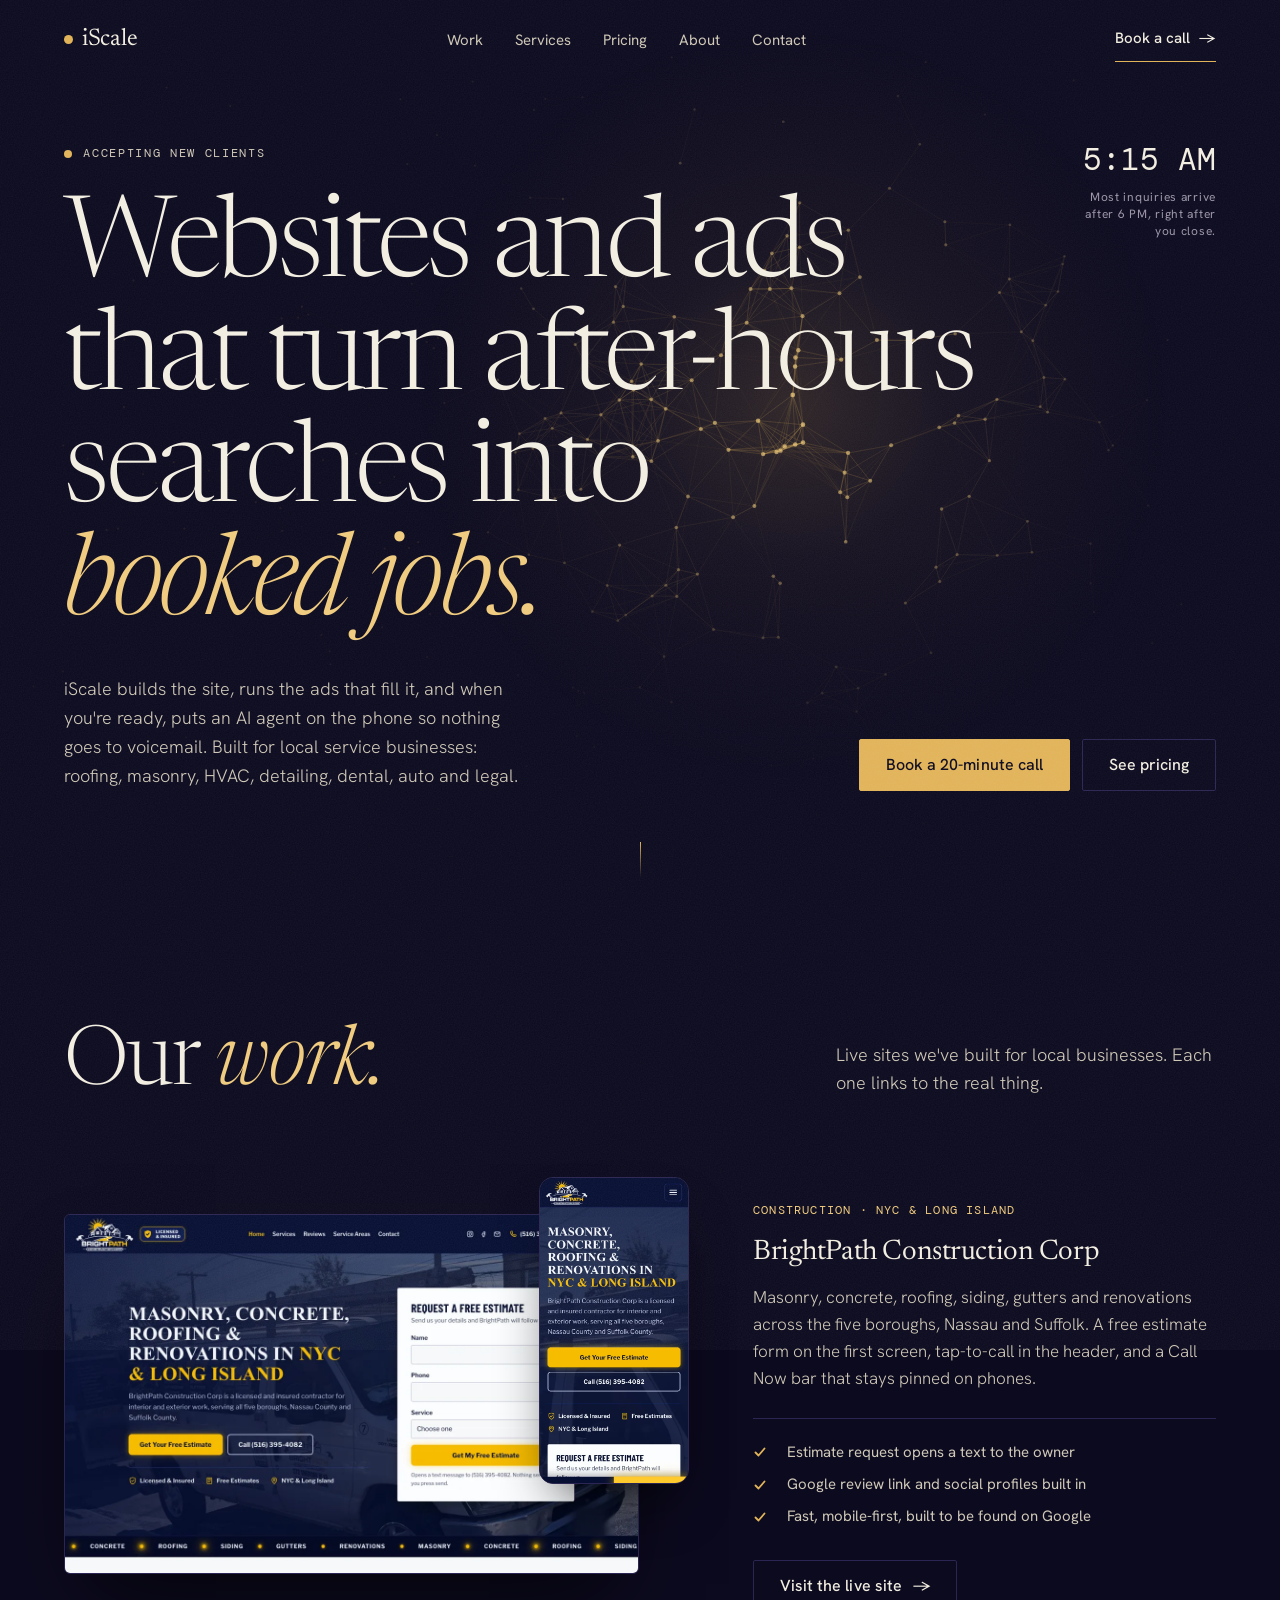
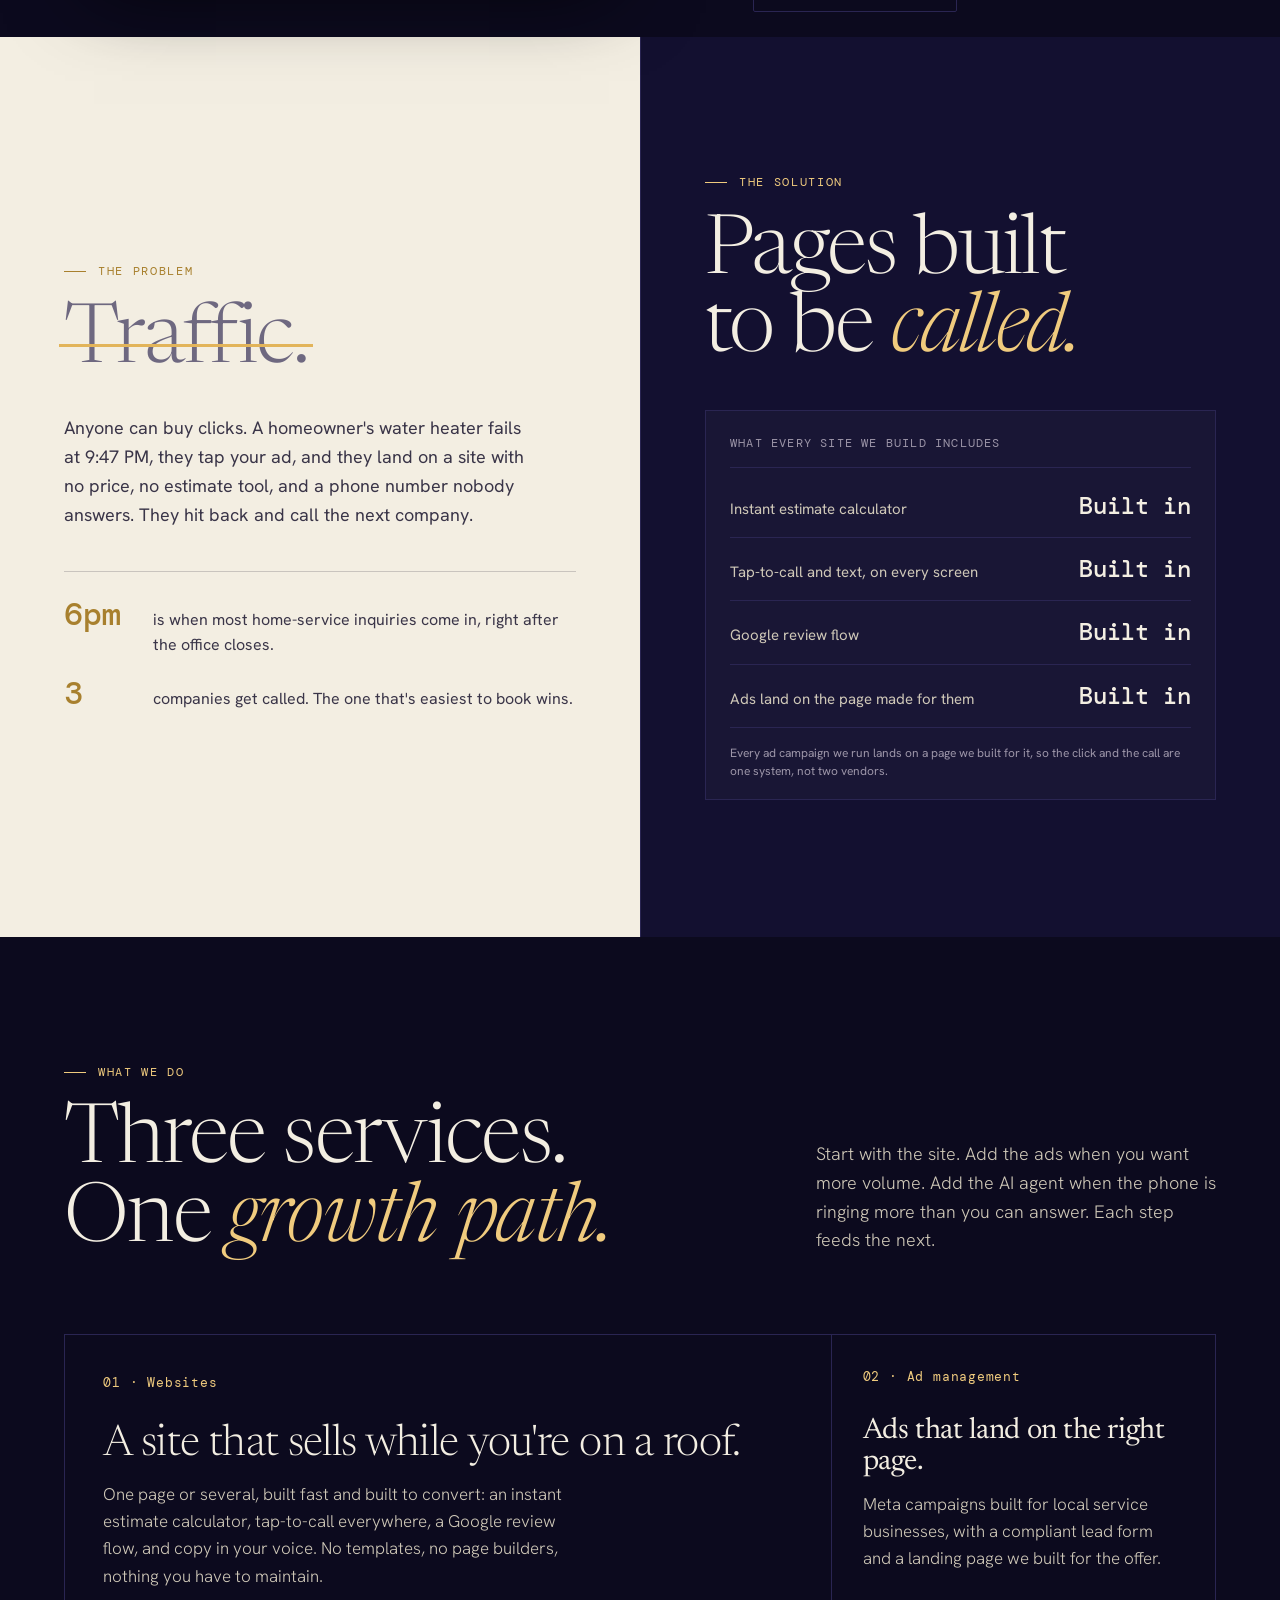
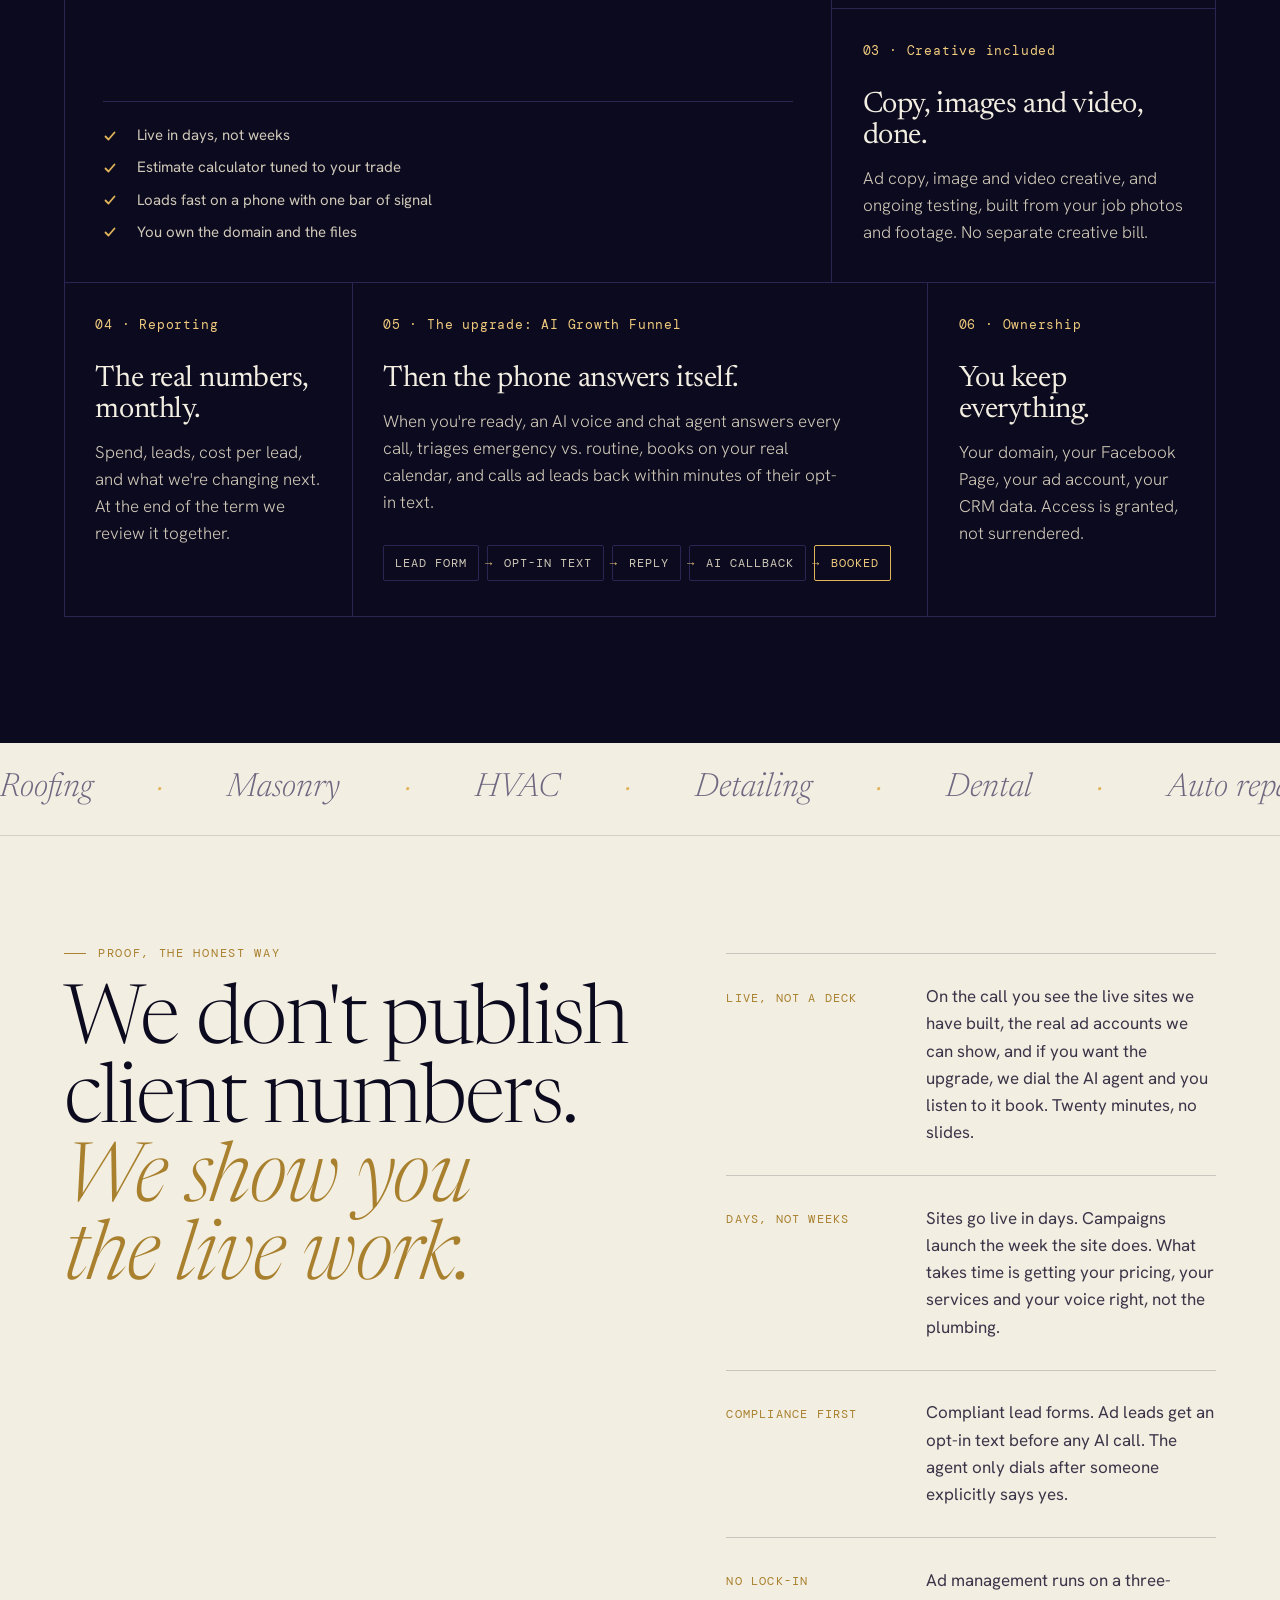
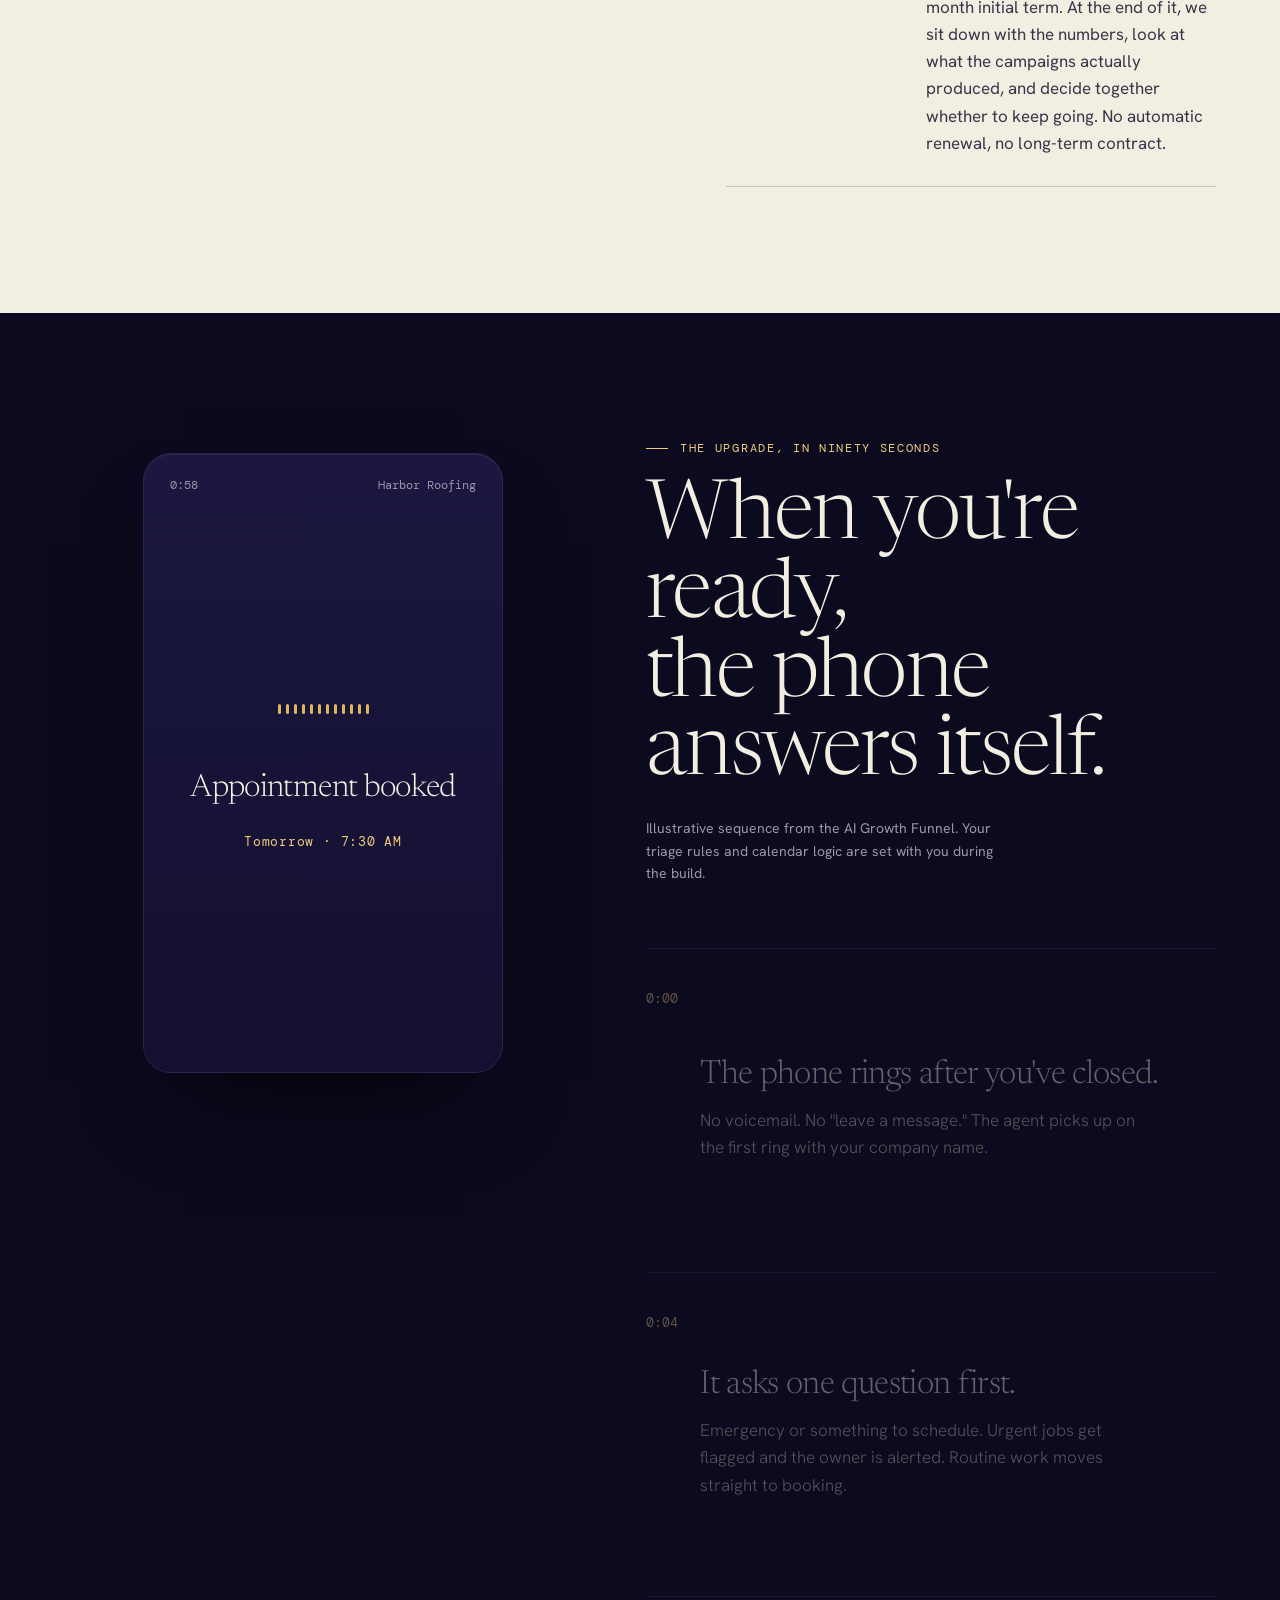
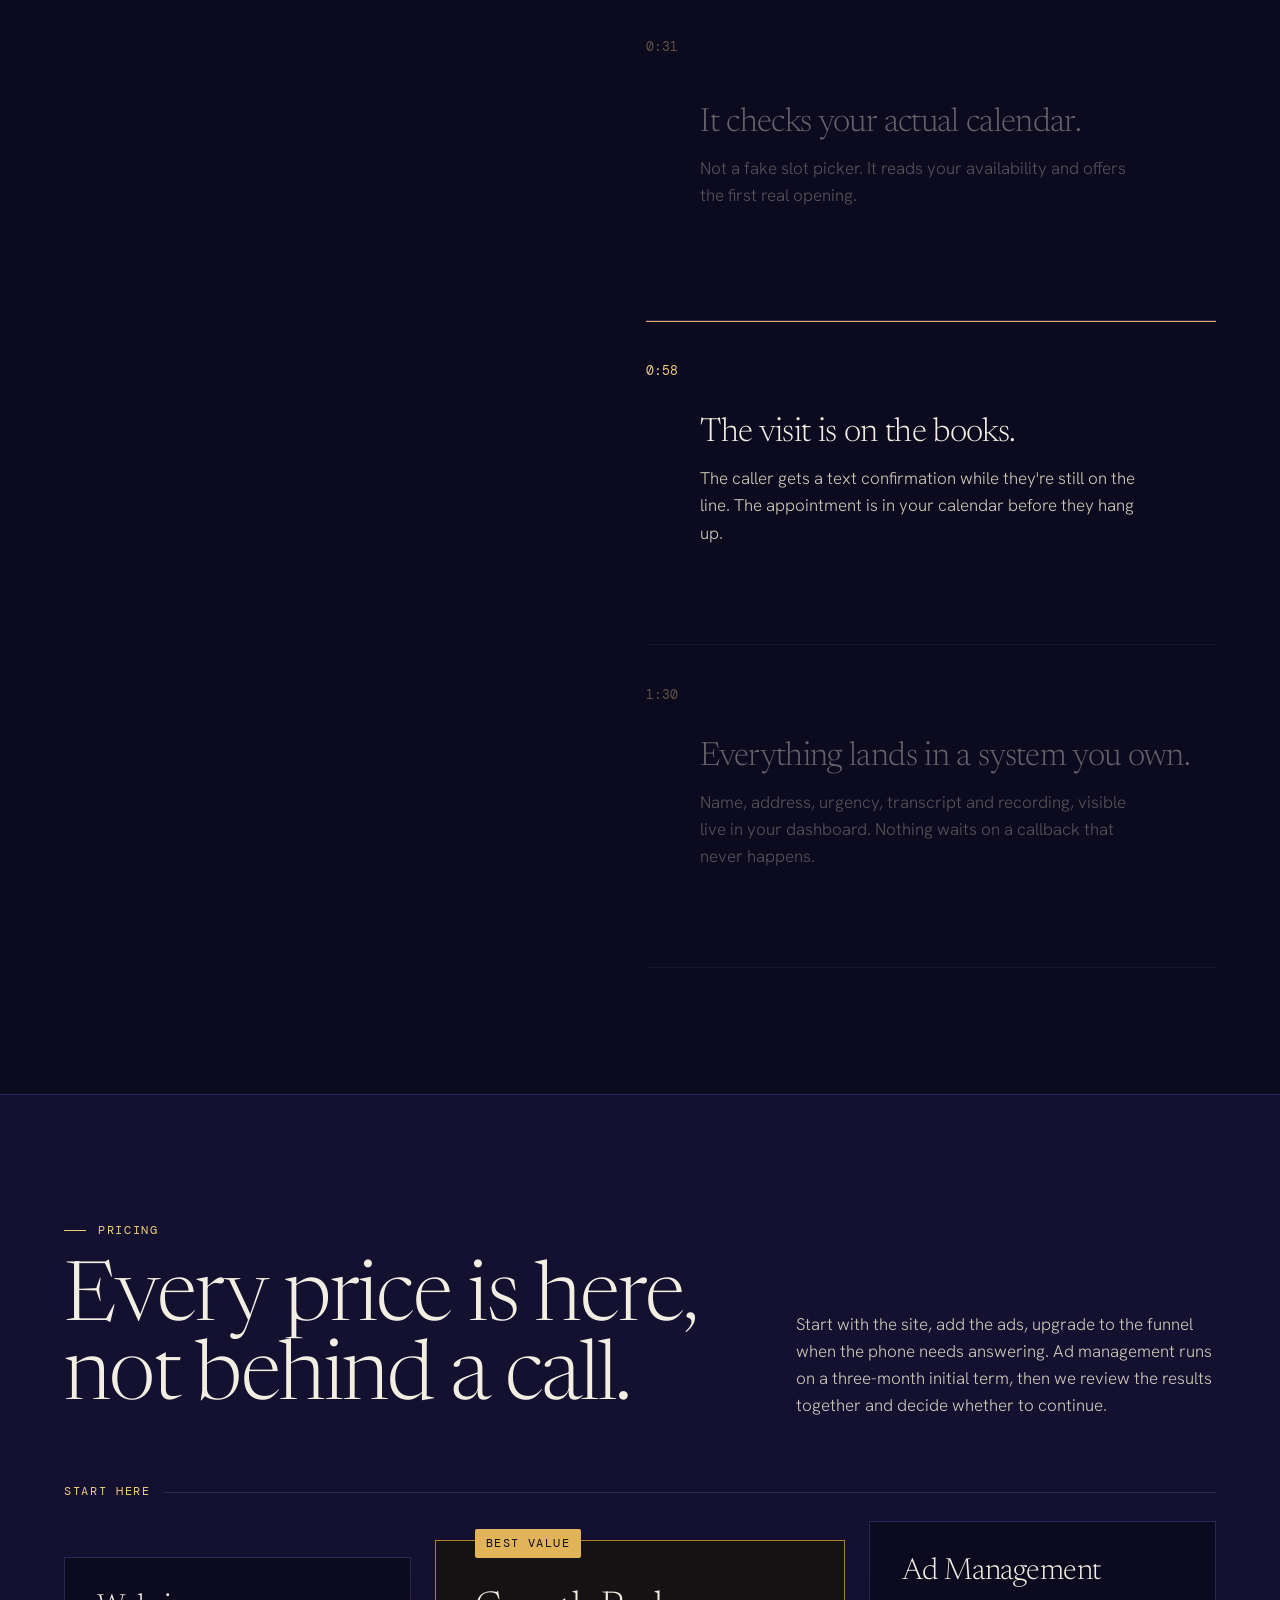
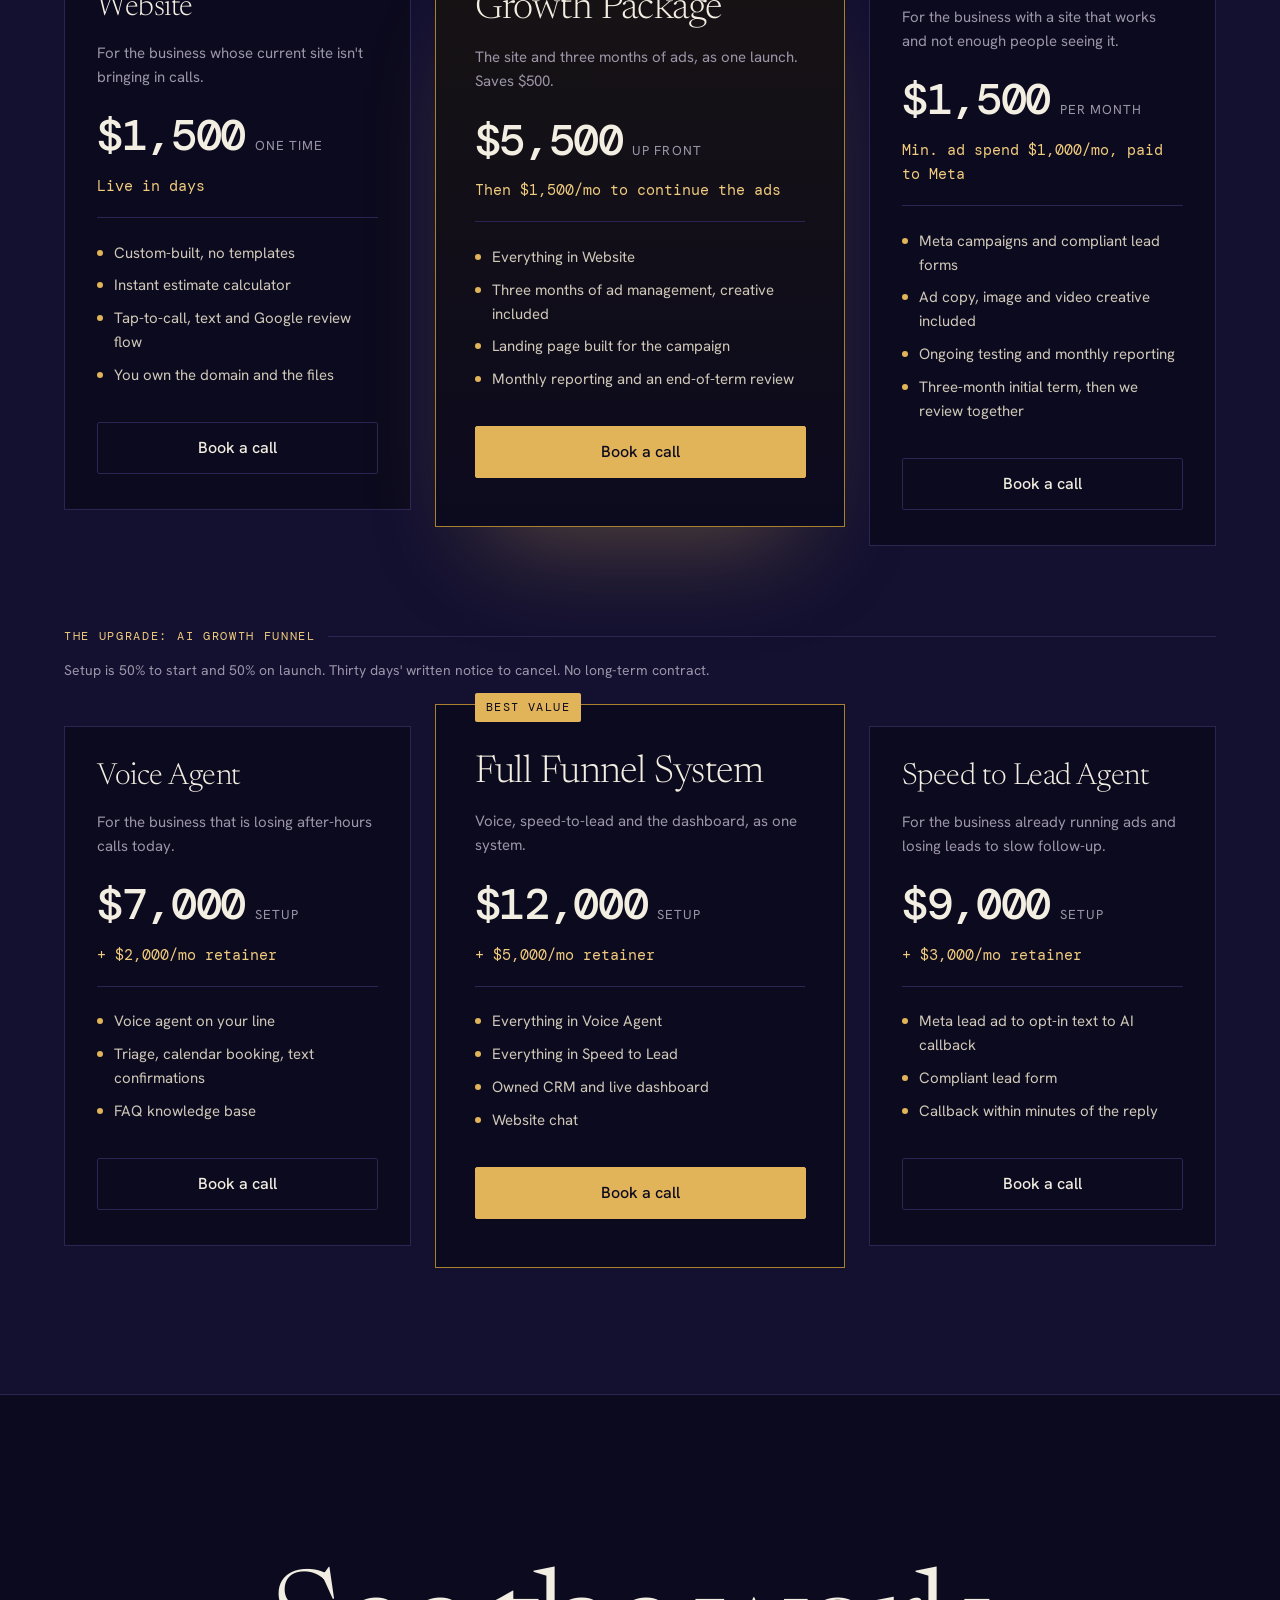
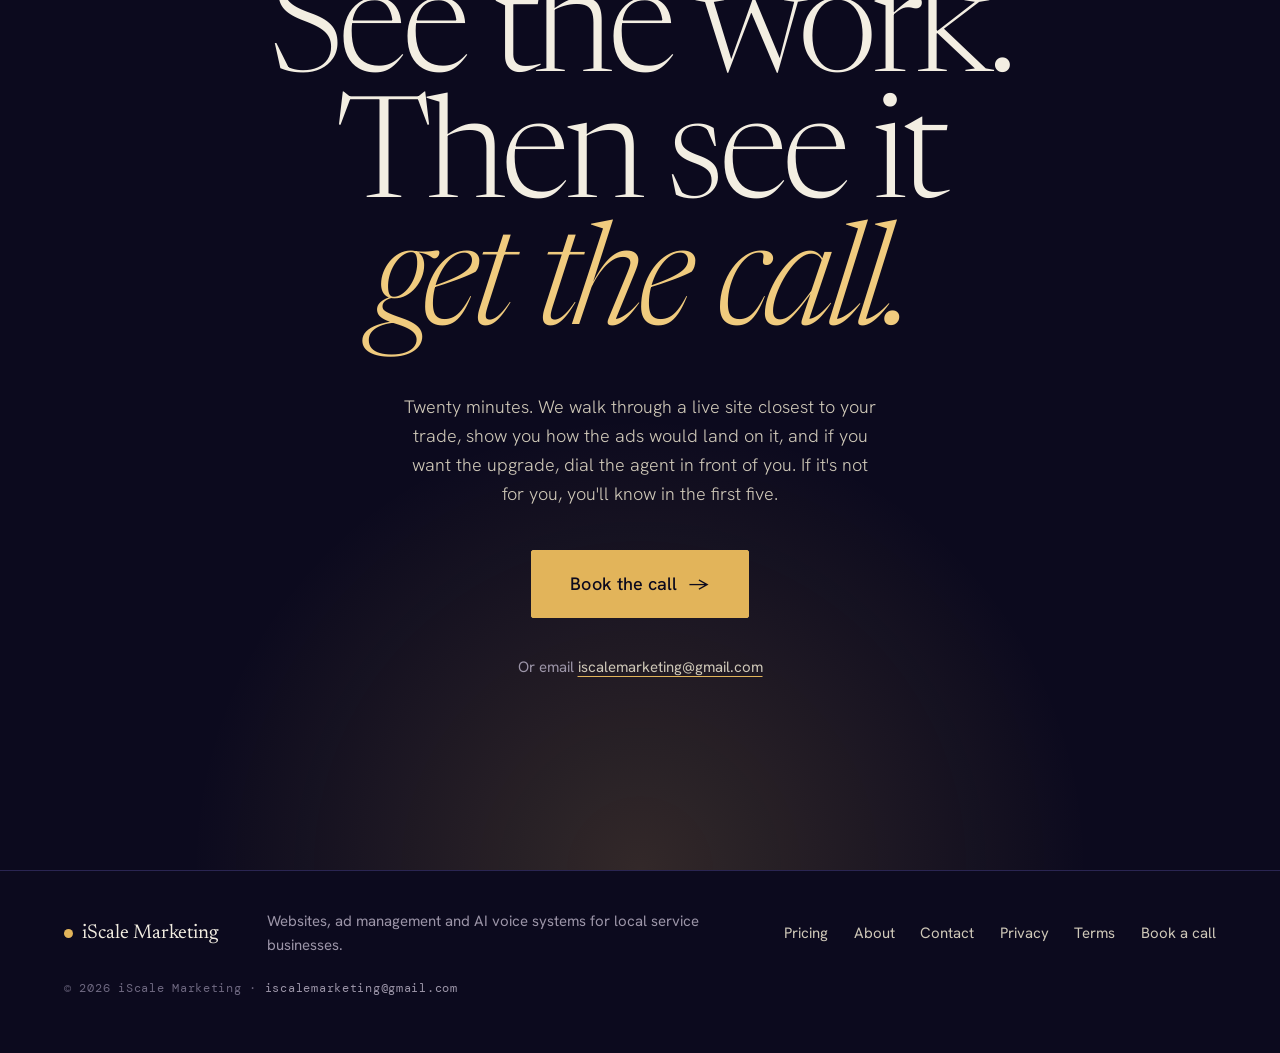
<file: index.html>
<!doctype html>
<html lang="en">
<head>
  <meta charset="utf-8">
  <meta name="viewport" content="width=device-width, initial-scale=1">
  <title>iScale Marketing | Websites &amp; Ad Management for Local Service Businesses</title>
  <meta name="description" content="iScale builds websites that turn visitors into calls, runs the ads that fill them, and when you're ready, puts an AI agent on the phone. For roofing, masonry, HVAC, detailing, dental, auto and legal.">
  <meta name="theme-color" content="#0C0A1E">
  <link rel="preconnect" href="https://fonts.googleapis.com">
  <link rel="preconnect" href="https://fonts.gstatic.com" crossorigin>
  <link href="https://fonts.googleapis.com/css2?family=Newsreader:ital,opsz,wght@0,6..72,200..800;1,6..72,200..800&family=Hanken+Grotesk:wght@300;400;500;600&family=DM+Mono:wght@400;500&display=swap" rel="stylesheet">
  <link rel="canonical" href="https://www.iscalemktg.com/">
  <meta property="og:type" content="website">
  <meta property="og:site_name" content="iScale Marketing">
  <meta property="og:locale" content="en_US">
  <meta property="og:url" content="https://www.iscalemktg.com/">
  <meta property="og:title" content="iScale Marketing | Websites &amp; Ad Management for Local Service Businesses">
  <meta property="og:description" content="iScale builds websites that turn visitors into calls, runs the ads that fill them, and when you're ready, puts an AI agent on the phone.">
  <meta property="og:image" content="https://www.iscalemktg.com/assets/og-image.png">
  <meta property="og:image:width" content="1200">
  <meta property="og:image:height" content="630">
  <meta name="twitter:card" content="summary_large_image">
  <link rel="icon" href="/favicon.ico?v=2" sizes="any">
  <link rel="icon" type="image/png" sizes="16x16" href="/assets/favicon-16x16.png?v=2">
  <link rel="icon" type="image/png" sizes="32x32" href="/assets/favicon-32x32.png?v=2">
  <link rel="apple-touch-icon" sizes="180x180" href="/assets/apple-touch-icon.png?v=2">
  <link rel="manifest" href="/site.webmanifest">
  <script type="application/ld+json">
  {"@context":"https://schema.org","@type":"ProfessionalService","@id":"https://www.iscalemktg.com/#business","name":"iScale Marketing","url":"https://www.iscalemktg.com/","email":"iscalemarketing@gmail.com","image":"https://www.iscalemktg.com/assets/og-image.png","description":"Websites, ad management and AI voice systems for local service businesses.","areaServed":{"@type":"Country","name":"United States"},"hasOfferCatalog":{"@type":"OfferCatalog","name":"Services","itemListElement":[{"@type":"Offer","itemOffered":{"@type":"Service","name":"Website design"}},{"@type":"Offer","itemOffered":{"@type":"Service","name":"Meta ad management"}},{"@type":"Offer","itemOffered":{"@type":"Service","name":"AI voice and chat agent"}}]}}
  </script>
  <link rel="stylesheet" href="home/styles.css?v=24">
</head>
<body>
  <a class="skip" href="#main">Skip to content</a>
  <div class="grain" aria-hidden="true"></div>
  <div class="progress" aria-hidden="true"><i data-progress></i></div>

  <header class="nav" data-nav>
    <a class="nav__brand" href="#top" aria-label="iScale Marketing, home"><span class="nav__dot" aria-hidden="true"></span>iScale</a>
    <nav class="nav__links" aria-label="Main">
      <a href="#work">Work</a>
      <a href="#system">Services</a>
      <a href="pricing.html">Pricing</a>
      <a href="about.html">About</a>
      <a href="contact.html">Contact</a>
    </nav>
    <a class="nav__cta" href="https://cal.com/israel-colburn-y2vr3o/iscale-intro-call" target="_blank" rel="noopener">Book a call<span aria-hidden="true">&nbsp;&rarr;</span></a>
    <button class="menu-btn" type="button" aria-expanded="false" aria-controls="mmenu" data-menu><span></span><span></span><span class="sr">Menu</span></button>
  </header>
  <div class="mmenu" id="mmenu" hidden>
    <a href="#work">Work</a>
    <a href="#system">Services</a>
    <a href="pricing.html">Pricing</a>
    <a href="about.html">About</a>
    <a href="contact.html">Contact</a>
    <a class="btn btn--copper" href="https://cal.com/israel-colburn-y2vr3o/iscale-intro-call" target="_blank" rel="noopener">Book a 20-minute call</a>
    <a class="mmenu__mail" href="mailto:iscalemarketing@gmail.com">iscalemarketing@gmail.com</a>
  </div>

  <main id="main">

    <!-- 1. HERO -->
    <section class="hero" id="top">
      <canvas class="hero__signal" data-signal aria-hidden="true"></canvas>
      <div class="hero__inner">
        <p class="hero__eyebrow"><span class="live" aria-hidden="true"></span>Accepting new clients</p>
        <h1 class="hero__title" data-split>
          <span>Websites and ads</span>
          <span>that turn after-hours</span>
          <span>searches into</span>
          <span class="hero__accent">booked jobs.</span>
        </h1>
        <div class="hero__foot">
          <p class="hero__lede">iScale builds the site, runs the ads that fill it, and when you're ready, puts an AI agent on the phone so nothing goes to voicemail. Built for local service businesses: roofing, masonry, HVAC, detailing, dental, auto and legal.</p>
          <div class="hero__actions">
            <a class="btn btn--copper" href="https://cal.com/israel-colburn-y2vr3o/iscale-intro-call" target="_blank" rel="noopener" data-magnet>Book a 20-minute call</a>
            <a class="btn btn--line" href="#pricing">See pricing</a>
          </div>
        </div>
        <div class="hero__clock" aria-hidden="true">
          <span class="mono" data-clock>6:14 PM</span>
          <small>Most inquiries arrive after 6 PM, right after you close.</small>
        </div>
      </div>
      <a class="hero__scroll" href="#work" aria-label="Scroll to the next section"><span></span></a>
    </section>

    <!-- 2. PORTFOLIO -->
    <section class="work" id="work">
      <header class="work__head">
        <h2 class="display reveal">Our <em>work.</em></h2>
        <p class="work__lede reveal">Live sites we've built for local businesses. Each one links to the real thing.</p>
      </header>
      <article class="site site--feature reveal">
        <a class="site__frame" href="https://www.brightpathconstructions.com/" target="_blank" rel="noopener" aria-label="Open the BrightPath Construction Corp website">
          <img class="site__desk" src="assets/img/work-brightpath-desk.webp" width="1200" height="750" alt="BrightPath Construction Corp homepage on a laptop" loading="lazy">
          <img class="site__phone" src="assets/img/work-brightpath-phone.webp" width="520" height="1125" alt="BrightPath Construction Corp homepage on a phone" loading="lazy">
        </a>
        <div class="site__meta">
          <span class="mono">Construction &middot; NYC &amp; Long Island</span>
          <h3>BrightPath Construction Corp</h3>
          <p>Masonry, concrete, roofing, siding, gutters and renovations across the five boroughs, Nassau and Suffolk. A free estimate form on the first screen, tap-to-call in the header, and a Call Now bar that stays pinned on phones.</p>
          <ul class="checks">
            <li>Estimate request opens a text to the owner</li>
            <li>Google review link and social profiles built in</li>
            <li>Fast, mobile-first, built to be found on Google</li>
          </ul>
          <a class="btn btn--line" href="https://www.brightpathconstructions.com/" target="_blank" rel="noopener">Visit the live site<span aria-hidden="true">&nbsp;&rarr;</span></a>
        </div>
      </article>
    </section>

    <!-- 3. PROBLEM / SOLUTION -->
    <section class="problem" id="problem">
      <div class="problem__act problem__act--a">
        <p class="label reveal">The problem</p>
        <h2 class="display reveal"><span class="strike">Traffic.</span></h2>
        <p class="problem__copy reveal">Anyone can buy clicks. A homeowner's water heater fails at 9:47 PM, they tap your ad, and they land on a site with no price, no estimate tool, and a phone number nobody answers. They hit back and call the next company.</p>
        <ul class="problem__facts reveal">
          <li><b class="mono">6pm</b><span>is when most home-service inquiries come in, right after the office closes.</span></li>
          <li><b class="mono">3</b><span>companies get called. The one that's easiest to book wins.</span></li>
        </ul>
      </div>
      <div class="problem__act problem__act--b">
        <p class="label reveal">The solution</p>
        <h2 class="display reveal">Pages built<br>to be <em>called.</em></h2>
        <div class="snapshot reveal" aria-label="What a converting site includes">
          <div class="snapshot__head"><span>What every site we build includes</span></div>
          <div class="snapshot__row"><span>Instant estimate calculator</span><b class="mono">Built in</b></div>
          <div class="snapshot__row"><span>Tap-to-call and text, on every screen</span><b class="mono">Built in</b></div>
          <div class="snapshot__row"><span>Google review flow</span><b class="mono">Built in</b></div>
          <div class="snapshot__row"><span>Ads land on the page made for them</span><b class="mono">Built in</b></div>
          <p class="snapshot__note">Every ad campaign we run lands on a page we built for it, so the click and the call are one system, not two vendors.</p>
        </div>
      </div>
    </section>

    <!-- 4. SERVICES -->
    <section class="system" id="system">
      <canvas class="field" data-field aria-hidden="true"></canvas>
      <div class="wrap-in">
      <header class="system__head">
        <div>
          <p class="label reveal">What we do</p>
          <h2 class="display reveal">Three services.<br>One <em>growth path.</em></h2>
        </div>
        <p class="system__lede reveal">Start with the site. Add the ads when you want more volume. Add the AI agent when the phone is ringing more than you can answer. Each step feeds the next.</p>
      </header>

      <div class="system__grid">
        <article class="piece piece--feature reveal">
          <span class="piece__no mono">01 &middot; Websites</span>
          <div class="piece__body">
            <h3>A site that sells while you're on a roof.</h3>
            <p>One page or several, built fast and built to convert: an instant estimate calculator, tap-to-call everywhere, a Google review flow, and copy in your voice. No templates, no page builders, nothing you have to maintain.</p>
          </div>
          <ul class="checks">
            <li>Live in days, not weeks</li>
            <li>Estimate calculator tuned to your trade</li>
            <li>Loads fast on a phone with one bar of signal</li>
            <li>You own the domain and the files</li>
          </ul>
        </article>

        <article class="piece reveal">
          <span class="piece__no mono">02 &middot; Ad management</span>
          <div class="piece__body">
            <h3>Ads that land on the right page.</h3>
            <p>Meta campaigns built for local service businesses, with a compliant lead form and a landing page we built for the offer.</p>
          </div>
        </article>

        <article class="piece reveal">
          <span class="piece__no mono">03 &middot; Creative included</span>
          <div class="piece__body">
            <h3>Copy, images and video, done.</h3>
            <p>Ad copy, image and video creative, and ongoing testing, built from your job photos and footage. No separate creative bill.</p>
          </div>
        </article>

        <article class="piece piece--third reveal">
          <span class="piece__no mono">04 &middot; Reporting</span>
          <div class="piece__body">
            <h3>The real numbers, monthly.</h3>
            <p>Spend, leads, cost per lead, and what we're changing next. At the end of the term we review it together.</p>
          </div>
        </article>

        <article class="piece piece--half reveal">
          <span class="piece__no mono">05 &middot; The upgrade: AI Growth Funnel</span>
          <div class="piece__body">
            <h3>Then the phone answers itself.</h3>
            <p>When you're ready, an AI voice and chat agent answers every call, triages emergency vs. routine, books on your real calendar, and calls ad leads back within minutes of their opt-in text.</p>
          </div>
          <ol class="chain mono" aria-label="Speed to lead sequence">
            <li>Lead form</li><li>Opt-in text</li><li>Reply</li><li>AI callback</li><li>Booked</li>
          </ol>
        </article>

        <article class="piece piece--third reveal">
          <span class="piece__no mono">06 &middot; Ownership</span>
          <div class="piece__body">
            <h3>You keep everything.</h3>
            <p>Your domain, your Facebook Page, your ad account, your CRM data. Access is granted, not surrendered.</p>
          </div>
        </article>
      </div>
      </div>
    </section>

    <!-- 5. PROOF -->
    <section class="proof" id="proof">
      <div class="proof__marquee" aria-hidden="true">
        <div class="proof__track">
          <span>Roofing</span><span>Masonry</span><span>HVAC</span><span>Detailing</span><span>Dental</span><span>Auto repair</span><span>Legal</span>
          <span>Roofing</span><span>Masonry</span><span>HVAC</span><span>Detailing</span><span>Dental</span><span>Auto repair</span><span>Legal</span>
        </div>
      </div>
      <div class="proof__inner">
        <div class="proof__lead">
          <p class="label reveal">Proof, the honest way</p>
          <h2 class="display reveal">We don't publish<br>client numbers.<br><em>We show you<br>the live work.</em></h2>
        </div>
        <div class="proof__points">
          <div class="point reveal">
            <span class="point__k mono">Live, not a deck</span>
            <p>On the call you see the live sites we have built, the real ad accounts we can show, and if you want the upgrade, we dial the AI agent and you listen to it book. Twenty minutes, no slides.</p>
          </div>
          <div class="point reveal">
            <span class="point__k mono">Days, not weeks</span>
            <p>Sites go live in days. Campaigns launch the week the site does. What takes time is getting your pricing, your services and your voice right, not the plumbing.</p>
          </div>
          <div class="point reveal">
            <span class="point__k mono">Compliance first</span>
            <p>Compliant lead forms. Ad leads get an opt-in text before any AI call. The agent only dials after someone explicitly says yes.</p>
          </div>
          <div class="point reveal">
            <span class="point__k mono">No lock-in</span>
            <p>Ad management runs on a three-month initial term. At the end of it, we sit down with the numbers, look at what the campaigns actually produced, and decide together whether to keep going. No automatic renewal, no long-term contract.</p>
          </div>
        </div>
      </div>
    </section>

    <!-- 6. ONE CALL (the upgrade, interactive) -->
    <section class="call" id="call">
      <canvas class="field" data-field aria-hidden="true"></canvas>
      <div class="call__in">
      <div class="call__sticky">
        <div class="phone" aria-hidden="true">
          <div class="phone__top"><span class="mono" data-call-time>0:00</span><span class="mono">Harbor Roofing</span></div>
          <div class="phone__wave"><i></i><i></i><i></i><i></i><i></i><i></i><i></i><i></i><i></i><i></i><i></i><i></i></div>
          <p class="phone__state" data-call-state>Incoming call</p>
          <p class="phone__sub mono" data-call-sub>After hours &middot; 9:47 PM</p>
        </div>
      </div>
      <div class="call__steps">
        <header class="call__head">
          <p class="label reveal">The upgrade, in ninety seconds</p>
          <h2 class="display reveal">When you're ready,<br>the phone answers itself.</h2>
          <p class="call__note reveal">Illustrative sequence from the AI Growth Funnel. Your triage rules and calendar logic are set with you during the build.</p>
        </header>
        <ol class="steps">
          <li class="step" data-step data-time="0:00" data-state="Incoming call" data-sub="After hours &middot; 9:47 PM">
            <span class="step__t mono">0:00</span>
            <h3>The phone rings after you've closed.</h3>
            <p>No voicemail. No "leave a message." The agent picks up on the first ring with your company name.</p>
          </li>
          <li class="step" data-step data-time="0:04" data-state="Triage" data-sub="Emergency or routine?">
            <span class="step__t mono">0:04</span>
            <h3>It asks one question first.</h3>
            <p>Emergency or something to schedule. Urgent jobs get flagged and the owner is alerted. Routine work moves straight to booking.</p>
          </li>
          <li class="step" data-step data-time="0:31" data-state="Checking calendar" data-sub="Reading your real availability">
            <span class="step__t mono">0:31</span>
            <h3>It checks your actual calendar.</h3>
            <p>Not a fake slot picker. It reads your availability and offers the first real opening.</p>
          </li>
          <li class="step" data-step data-time="0:58" data-state="Appointment booked" data-sub="Tomorrow &middot; 7:30 AM">
            <span class="step__t mono">0:58</span>
            <h3>The visit is on the books.</h3>
            <p>The caller gets a text confirmation while they're still on the line. The appointment is in your calendar before they hang up.</p>
          </li>
          <li class="step" data-step data-time="1:30" data-state="Logged to your CRM" data-sub="Name, address, urgency, recording">
            <span class="step__t mono">1:30</span>
            <h3>Everything lands in a system you own.</h3>
            <p>Name, address, urgency, transcript and recording, visible live in your dashboard. Nothing waits on a callback that never happens.</p>
          </li>
        </ol>
      </div>
      </div>
    </section>

    <!-- 7. PRICING -->
    <section class="pricing" id="pricing">
      <header class="pricing__head">
        <div>
          <p class="label reveal">Pricing</p>
          <h2 class="display reveal">Every price is here,<br>not behind a call.</h2>
        </div>
        <p class="pricing__lede reveal">Start with the site, add the ads, upgrade to the funnel when the phone needs answering. Ad management runs on a three-month initial term, then we review the results together and decide whether to continue.</p>
      </header>

      <p class="pricing__group mono reveal">Start here</p>
      <div class="tiers">
        <article class="tier reveal">
          <h3>Website</h3>
          <p class="tier__for">For the business whose current site isn't bringing in calls.</p>
          <div class="tier__price"><span class="mono">$1,500</span><small>one time</small></div>
          <div class="tier__ret mono">Live in days</div>
          <ul>
            <li>Custom-built, no templates</li>
            <li>Instant estimate calculator</li>
            <li>Tap-to-call, text and Google review flow</li>
            <li>You own the domain and the files</li>
          </ul>
          <a class="btn btn--line" href="https://cal.com/israel-colburn-y2vr3o/iscale-intro-call" target="_blank" rel="noopener">Book a call</a>
        </article>

        <article class="tier tier--best reveal">
          <span class="tier__badge mono">Best value</span>
          <h3>Growth Package</h3>
          <p class="tier__for">The site and three months of ads, as one launch. Saves $500.</p>
          <div class="tier__price"><span class="mono">$5,500</span><small>up front</small></div>
          <div class="tier__ret mono">Then $1,500/mo to continue the ads</div>
          <ul>
            <li>Everything in Website</li>
            <li>Three months of ad management, creative included</li>
            <li>Landing page built for the campaign</li>
            <li>Monthly reporting and an end-of-term review</li>
          </ul>
          <a class="btn btn--copper" href="https://cal.com/israel-colburn-y2vr3o/iscale-intro-call" target="_blank" rel="noopener" data-magnet>Book a call</a>
        </article>

        <article class="tier reveal">
          <h3>Ad Management</h3>
          <p class="tier__for">For the business with a site that works and not enough people seeing it.</p>
          <div class="tier__price"><span class="mono">$1,500</span><small>per month</small></div>
          <div class="tier__ret mono">Min. ad spend $1,000/mo, paid to Meta</div>
          <ul>
            <li>Meta campaigns and compliant lead forms</li>
            <li>Ad copy, image and video creative included</li>
            <li>Ongoing testing and monthly reporting</li>
            <li>Three-month initial term, then we review together</li>
          </ul>
          <a class="btn btn--line" href="https://cal.com/israel-colburn-y2vr3o/iscale-intro-call" target="_blank" rel="noopener">Book a call</a>
        </article>
      </div>

      <p class="pricing__group pricing__group--upgrade mono reveal">The upgrade: AI Growth Funnel</p>
      <p class="pricing__terms reveal">Setup is 50% to start and 50% on launch. Thirty days' written notice to cancel. No long-term contract.</p>
      <div class="tiers tiers--upgrade">
        <article class="tier reveal">
          <h3>Voice Agent</h3>
          <p class="tier__for">For the business that is losing after-hours calls today.</p>
          <div class="tier__price"><span class="mono">$7,000</span><small>setup</small></div>
          <div class="tier__ret mono">+ $2,000/mo retainer</div>
          <ul>
            <li>Voice agent on your line</li>
            <li>Triage, calendar booking, text confirmations</li>
            <li>FAQ knowledge base</li>
          </ul>
          <a class="btn btn--line" href="https://cal.com/israel-colburn-y2vr3o/iscale-intro-call" target="_blank" rel="noopener">Book a call</a>
        </article>

        <article class="tier tier--best reveal">
          <span class="tier__badge mono">Best value</span>
          <h3>Full Funnel System</h3>
          <p class="tier__for">Voice, speed-to-lead and the dashboard, as one system.</p>
          <div class="tier__price"><span class="mono">$12,000</span><small>setup</small></div>
          <div class="tier__ret mono">+ $5,000/mo retainer</div>
          <ul>
            <li>Everything in Voice Agent</li>
            <li>Everything in Speed to Lead</li>
            <li>Owned CRM and live dashboard</li>
            <li>Website chat</li>
          </ul>
          <a class="btn btn--copper" href="https://cal.com/israel-colburn-y2vr3o/iscale-intro-call" target="_blank" rel="noopener" data-magnet>Book a call</a>
        </article>

        <article class="tier reveal">
          <h3>Speed to Lead Agent</h3>
          <p class="tier__for">For the business already running ads and losing leads to slow follow-up.</p>
          <div class="tier__price"><span class="mono">$9,000</span><small>setup</small></div>
          <div class="tier__ret mono">+ $3,000/mo retainer</div>
          <ul>
            <li>Meta lead ad to opt-in text to AI callback</li>
            <li>Compliant lead form</li>
            <li>Callback within minutes of the reply</li>
          </ul>
          <a class="btn btn--line" href="https://cal.com/israel-colburn-y2vr3o/iscale-intro-call" target="_blank" rel="noopener">Book a call</a>
        </article>
      </div>
    </section>

    <!-- 8. FINAL CTA -->
    <section class="cta" id="book">
      <canvas class="field" data-field aria-hidden="true"></canvas>
      <h2 class="cta__title reveal">See the work.<br>Then see it<br><em>get the call.</em></h2>
      <p class="cta__copy reveal">Twenty minutes. We walk through a live site closest to your trade, show you how the ads would land on it, and if you want the upgrade, dial the agent in front of you. If it's not for you, you'll know in the first five.</p>
      <a class="btn btn--copper btn--xl reveal" href="https://cal.com/israel-colburn-y2vr3o/iscale-intro-call" target="_blank" rel="noopener" data-magnet>Book the call<span aria-hidden="true">&nbsp;&rarr;</span></a>
      <p class="cta__alt reveal">Or email <a href="mailto:iscalemarketing@gmail.com">iscalemarketing@gmail.com</a></p>
    </section>
  </main>

  <footer class="foot">
    <div class="foot__brand"><span class="nav__dot" aria-hidden="true"></span>iScale Marketing</div>
    <p class="foot__line">Websites, ad management and AI voice systems for local service businesses.</p>
    <nav class="foot__links" aria-label="Footer">
      <a href="pricing.html">Pricing</a>
      <a href="about.html">About</a>
      <a href="contact.html">Contact</a>
      <a href="privacy.html">Privacy</a>
      <a href="terms.html">Terms</a>
      <a href="https://cal.com/israel-colburn-y2vr3o/iscale-intro-call" target="_blank" rel="noopener">Book a call</a>
    </nav>
    <p class="foot__copy mono">&copy; <span data-year>2026</span> iScale Marketing &middot; <a href="mailto:iscalemarketing@gmail.com">iscalemarketing@gmail.com</a></p>
  </footer>

  <script src="home/main.js?v=6" defer></script>
</body>
</html>
</file>
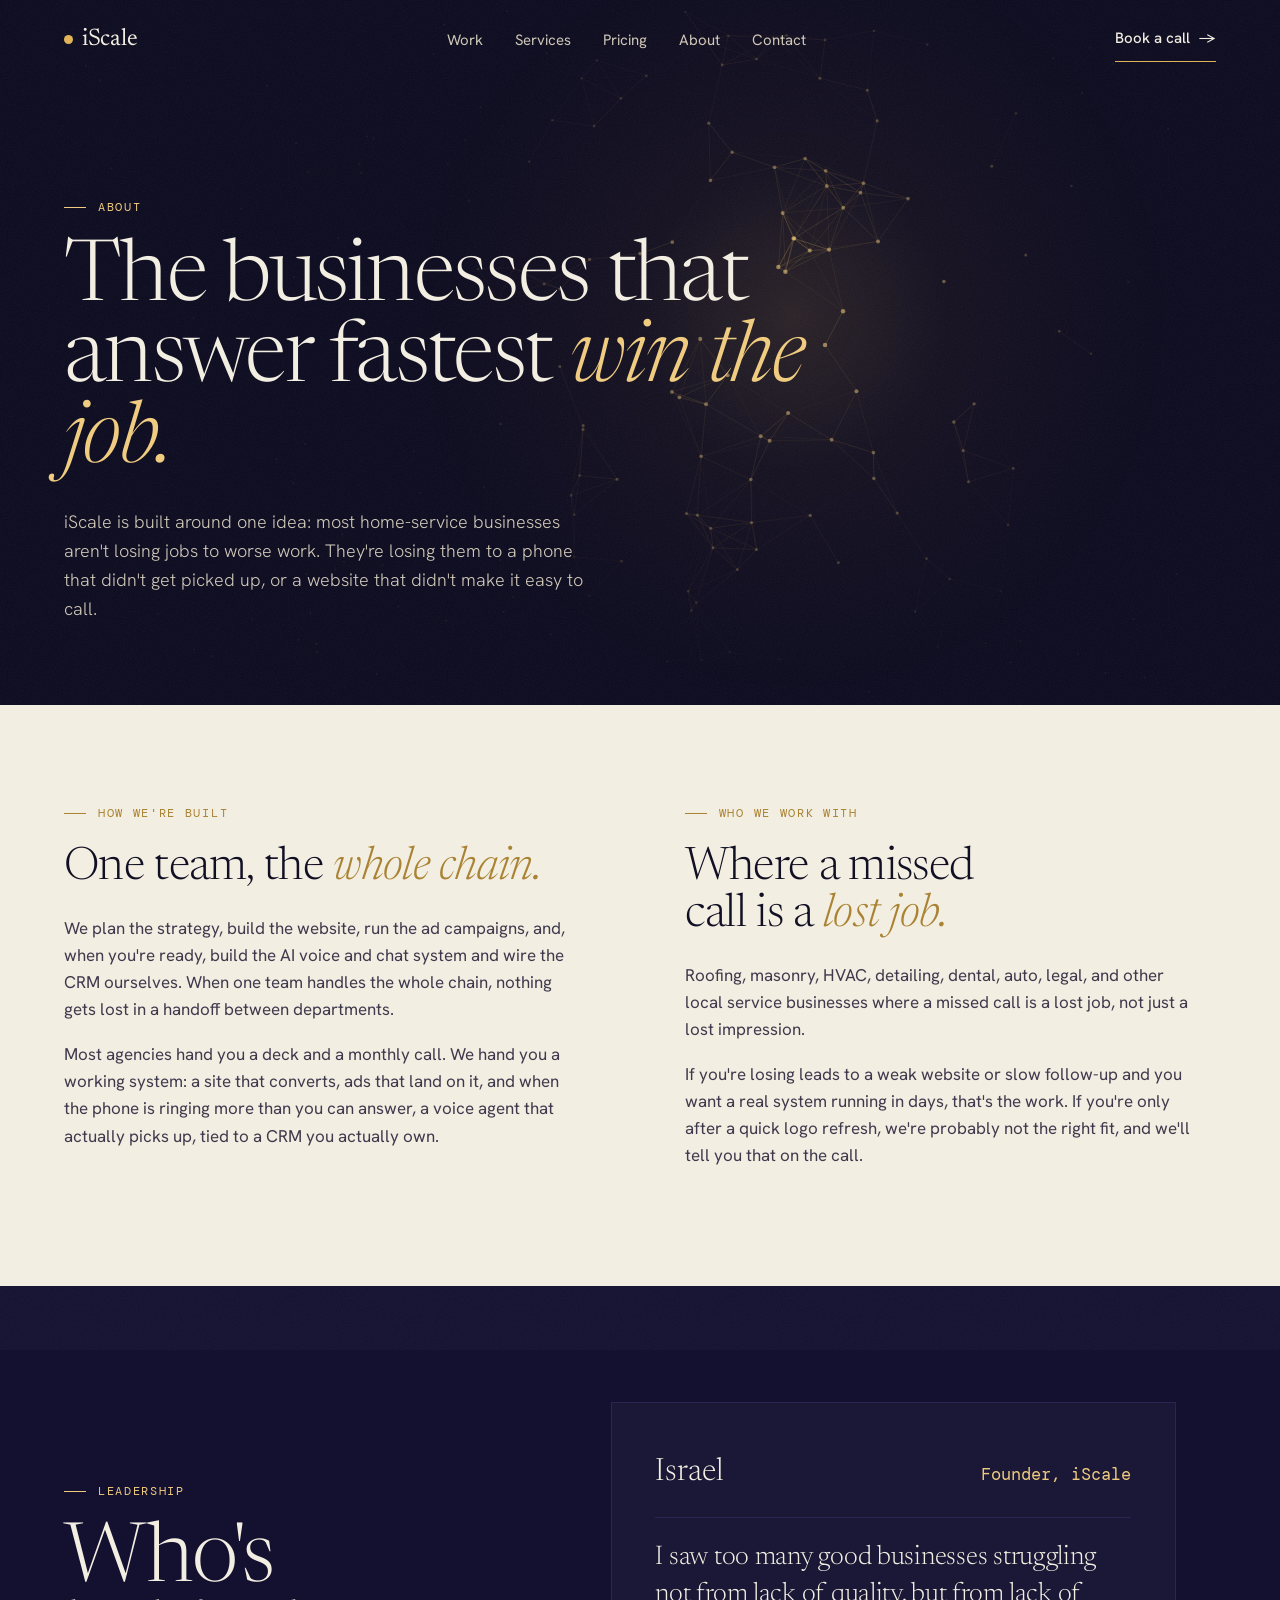
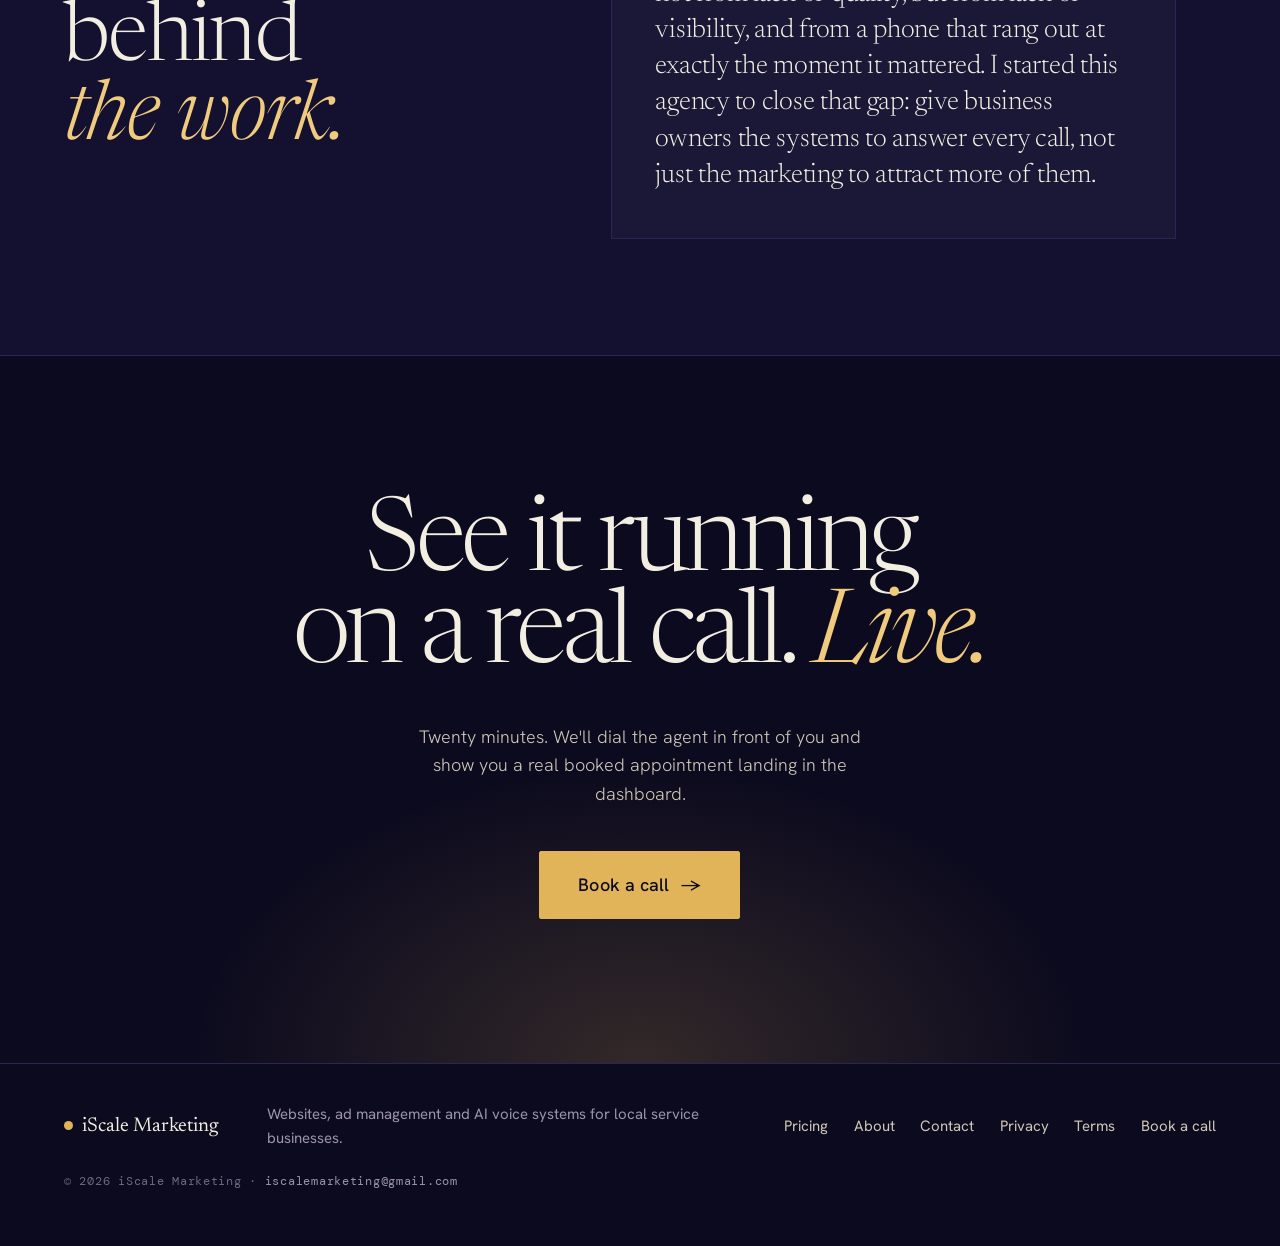
<file: about.html>
<!doctype html>
<html lang="en">
<head>
  <meta charset="utf-8">
  <meta name="viewport" content="width=device-width, initial-scale=1">
  <title>About | iScale Marketing</title>
  <meta name="description" content="iScale builds websites, runs the ads that fill them, and adds an AI voice agent when you&#x27;re ready. Built for local service businesses where a missed call is a lost job.">
  <meta name="theme-color" content="#0C0A1E">
  <link rel="canonical" href="https://www.iscalemktg.com/about">
  <meta property="og:type" content="website">
  <meta property="og:site_name" content="iScale Marketing">
  <meta property="og:url" content="https://www.iscalemktg.com/about">
  <meta property="og:title" content="About | iScale Marketing">
  <meta property="og:description" content="iScale builds websites, runs the ads that fill them, and adds an AI voice agent when you&#x27;re ready. Built for local service businesses where a missed call is a lost job.">
  <meta property="og:image" content="https://www.iscalemktg.com/assets/og-image.png">
  <meta name="twitter:card" content="summary_large_image">
  <link rel="icon" href="/favicon.ico?v=2" sizes="any">
  <link rel="icon" type="image/png" sizes="16x16" href="/assets/favicon-16x16.png?v=2">
  <link rel="icon" type="image/png" sizes="32x32" href="/assets/favicon-32x32.png?v=2">
  <link rel="apple-touch-icon" sizes="180x180" href="/assets/apple-touch-icon.png?v=2">
  <link rel="manifest" href="/site.webmanifest">
  <link rel="preconnect" href="https://fonts.googleapis.com">
  <link rel="preconnect" href="https://fonts.gstatic.com" crossorigin>
  <link href="https://fonts.googleapis.com/css2?family=Newsreader:ital,opsz,wght@0,6..72,200..800;1,6..72,200..800&family=Hanken+Grotesk:wght@300;400;500;600&family=DM+Mono:wght@400;500&display=swap" rel="stylesheet">
  <link rel="stylesheet" href="home/styles.css?v=19">
  <link rel="stylesheet" href="home/pages.css?v=3">
</head>
<body>
  <a class="skip" href="#main">Skip to content</a>
  <div class="grain" aria-hidden="true"></div>
  <div class="progress" aria-hidden="true"><i data-progress></i></div>

  <header class="nav" data-nav>
    <a class="nav__brand" href="#top" aria-label="iScale Marketing, home"><span class="nav__dot" aria-hidden="true"></span>iScale</a>
    <nav class="nav__links" aria-label="Main">
      <a href="index.html#work">Work</a>
      <a href="index.html#system">Services</a>
      <a href="pricing.html">Pricing</a>
      <a href="about.html">About</a>
      <a href="contact.html">Contact</a>
    </nav>
    <a class="nav__cta" href="contact.html">Book a call<span aria-hidden="true">&nbsp;&rarr;</span></a>
    <button class="menu-btn" type="button" aria-expanded="false" aria-controls="mmenu" data-menu><span></span><span></span><span class="sr">Menu</span></button>
  </header>

  <div class="mmenu" id="mmenu" hidden>
    <a href="index.html#work">Work</a>
    <a href="index.html#system">Services</a>
    <a href="pricing.html">Pricing</a>
    <a href="about.html">About</a>
    <a href="contact.html">Contact</a>
    <a class="btn btn--copper" href="contact.html">Book a call</a>
    <a class="mmenu__mail" href="mailto:iscalemarketing@gmail.com">iscalemarketing@gmail.com</a>
  </div>

  <main id="main">
    <section class="phero">
      <canvas class="field" data-field aria-hidden="true"></canvas>
      <div class="phero__in">
        <p class="label reveal">About</p>
        <h1 class="display phero__title reveal">The businesses that<br>answer fastest <em>win the job.</em></h1>
        <p class="phero__lede reveal">iScale is built around one idea: most home-service businesses aren't losing jobs to worse work. They're losing them to a phone that didn't get picked up, or a website that didn't make it easy to call.</p>
      </div>
    </section>
    <section class="about">
      <div class="about__in">
        <article class="about__col reveal">
          <p class="label">How we're built</p>
          <h2>One team, the <em>whole chain.</em></h2>
          <p>We plan the strategy, build the website, run the ad campaigns, and, when you're ready, build the AI voice and chat system and wire the CRM ourselves. When one team handles the whole chain, nothing gets lost in a handoff between departments.</p>
          <p>Most agencies hand you a deck and a monthly call. We hand you a working system: a site that converts, ads that land on it, and when the phone is ringing more than you can answer, a voice agent that actually picks up, tied to a CRM you actually own.</p>
        </article>
        <article class="about__col reveal">
          <p class="label">Who we work with</p>
          <h2>Where a missed call is a <em>lost job.</em></h2>
          <p>Roofing, masonry, HVAC, detailing, dental, auto, legal, and other local service businesses where a missed call is a lost job, not just a lost impression.</p>
          <p>If you're losing leads to a weak website or slow follow-up and you want a real system running in days, that's the work. If you're only after a quick logo refresh, we're probably not the right fit, and we'll tell you that on the call.</p>
        </article>
      </div>
    </section>

    <section class="leader">
      <canvas class="field" data-field aria-hidden="true"></canvas>
      <div class="leader__in">
        <div><p class="label reveal">Leadership</p><h2 class="display reveal">Who's behind <em>the work.</em></h2></div>
        <figure class="leader__card reveal">
          <div class="leader__top"><span class="leader__name">Israel</span><span class="mono">Founder, iScale</span></div>
          <blockquote>I saw too many good businesses struggling not from lack of quality, but from lack of visibility, and from a phone that rang out at exactly the moment it mattered. I started this agency to close that gap: give business owners the systems to answer every call, not just the marketing to attract more of them.</blockquote>
        </figure>
      </div>
    </section>
    <section class="cta cta--page">
      <canvas class="field" data-field aria-hidden="true"></canvas>
      <h2 class="cta__title reveal">See it running<br>on a real call. <em>Live.</em></h2>
      <p class="cta__copy reveal">Twenty minutes. We'll dial the agent in front of you and show you a real booked appointment landing in the dashboard.</p>
      <a class="btn btn--copper btn--xl reveal" href="https://cal.com/israel-colburn-y2vr3o/iscale-intro-call" target="_blank" rel="noopener" data-magnet>Book a call<span aria-hidden="true">&nbsp;&rarr;</span></a>
    </section>
  </main>

  <footer class="foot">
    <div class="foot__brand"><span class="nav__dot" aria-hidden="true"></span>iScale Marketing</div>
    <p class="foot__line">Websites, ad management and AI voice systems for local service businesses.</p>
    <nav class="foot__links" aria-label="Footer">
      <a href="pricing.html">Pricing</a>
      <a href="about.html">About</a>
      <a href="contact.html">Contact</a>
      <a href="privacy.html">Privacy</a>
      <a href="terms.html">Terms</a>
      <a href="https://cal.com/israel-colburn-y2vr3o/iscale-intro-call" target="_blank" rel="noopener">Book a call</a>
    </nav>
    <p class="foot__copy mono">&copy; <span data-year>2026</span> iScale Marketing &middot; <a href="mailto:iscalemarketing@gmail.com">iscalemarketing@gmail.com</a></p>
  </footer>

  <script src="home/main.js?v=5" defer></script>
</body>
</html>
</file>
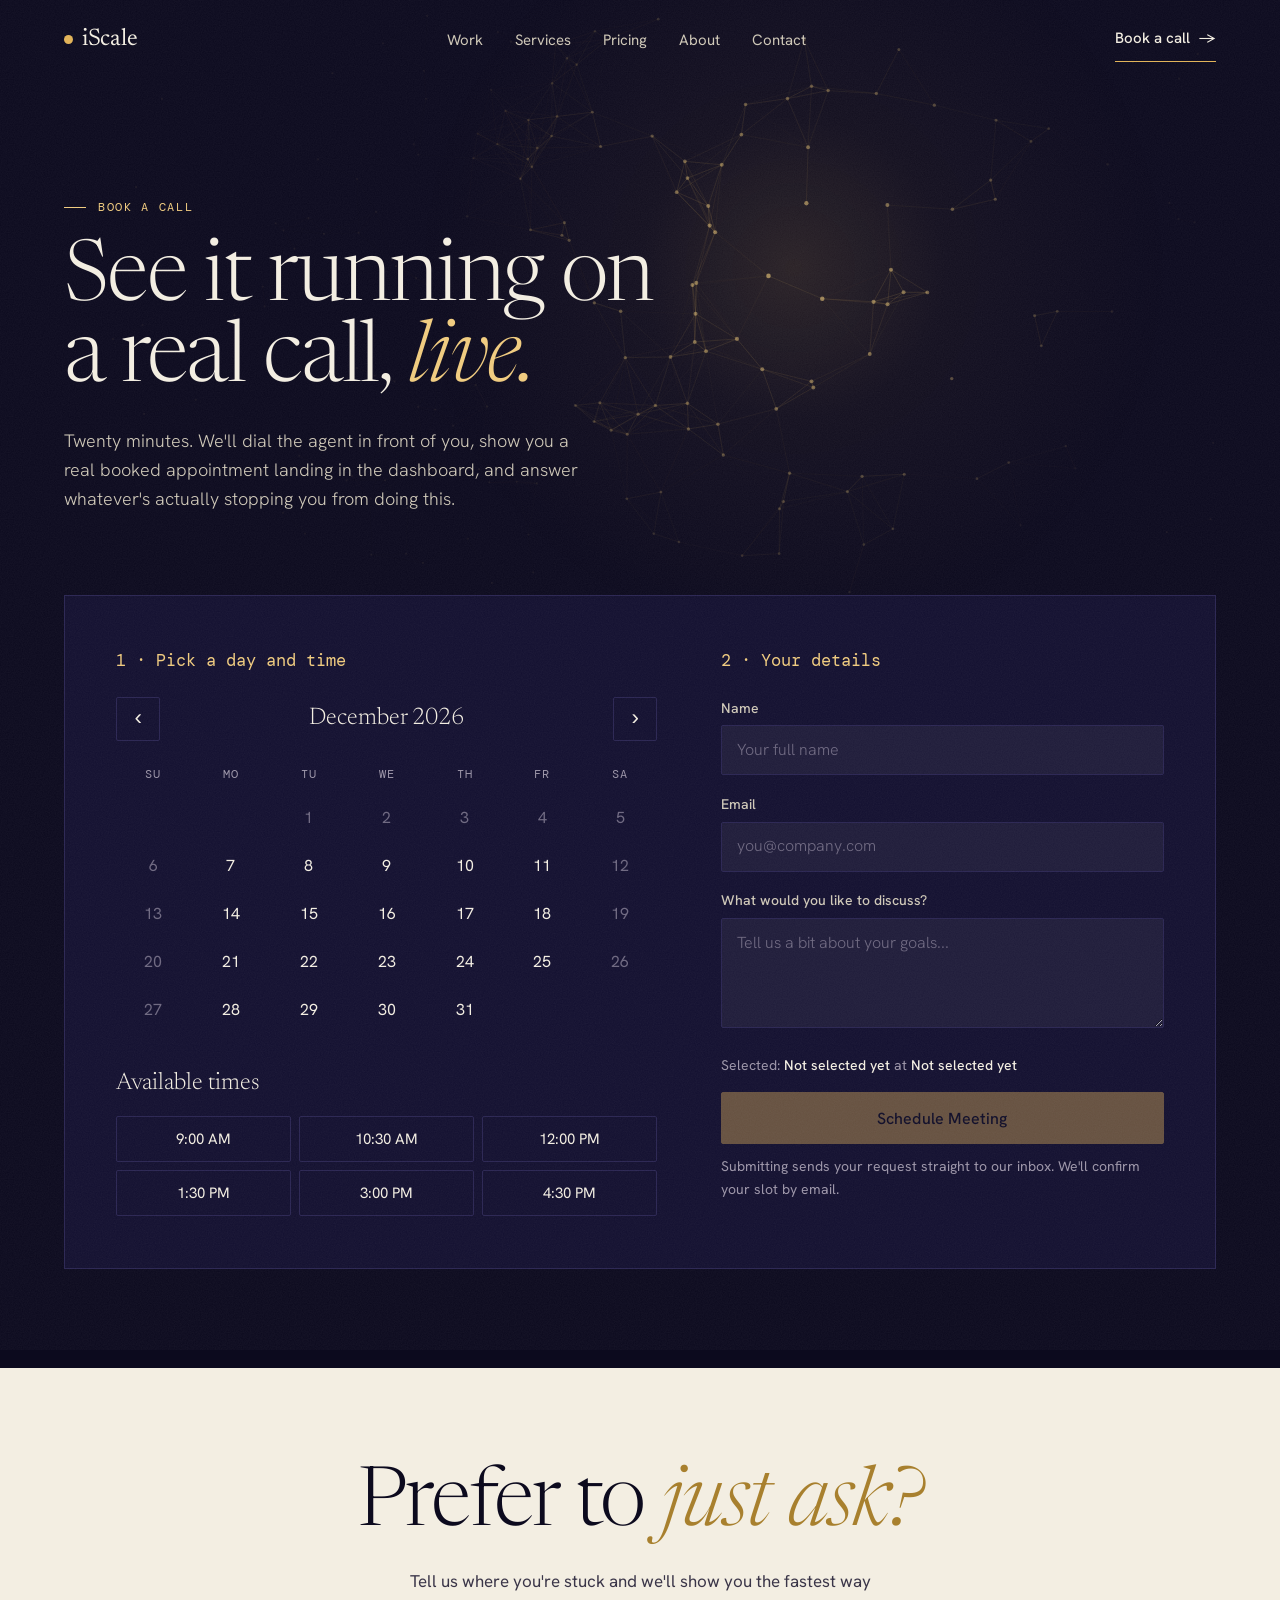
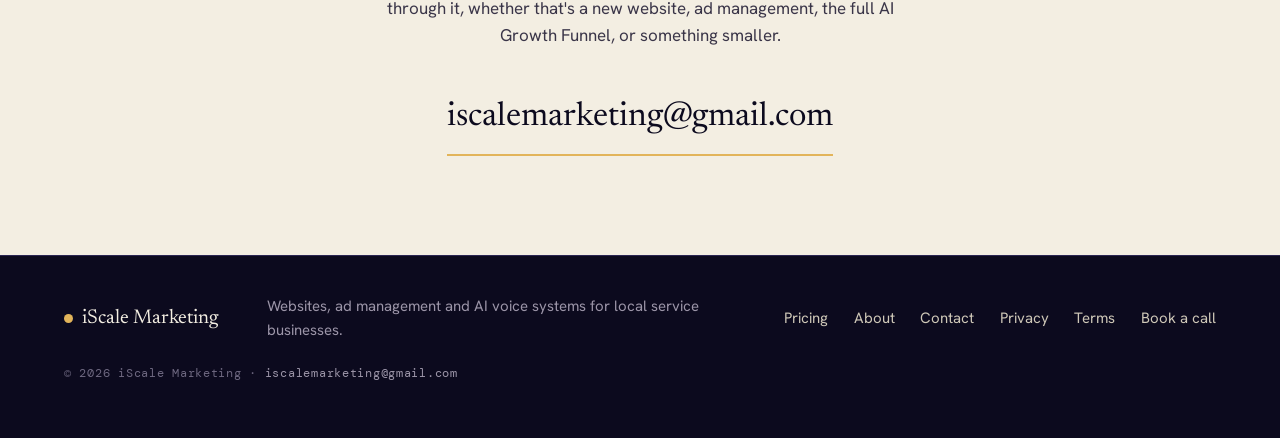
<file: contact.html>
<!doctype html>
<html lang="en">
<head>
  <meta charset="utf-8">
  <meta name="viewport" content="width=device-width, initial-scale=1">
  <title>Book a Call | iScale Marketing</title>
  <meta name="description" content="Book a 20-minute call. We&#x27;ll dial the AI agent in front of you and show you a real booked appointment landing in the dashboard.">
  <meta name="theme-color" content="#0C0A1E">
  <link rel="canonical" href="https://www.iscalemktg.com/contact">
  <meta property="og:type" content="website">
  <meta property="og:site_name" content="iScale Marketing">
  <meta property="og:url" content="https://www.iscalemktg.com/contact">
  <meta property="og:title" content="Book a Call | iScale Marketing">
  <meta property="og:description" content="Book a 20-minute call. We&#x27;ll dial the AI agent in front of you and show you a real booked appointment landing in the dashboard.">
  <meta property="og:image" content="https://www.iscalemktg.com/assets/og-image.png">
  <meta name="twitter:card" content="summary_large_image">
  <link rel="icon" href="/favicon.ico?v=2" sizes="any">
  <link rel="icon" type="image/png" sizes="16x16" href="/assets/favicon-16x16.png?v=2">
  <link rel="icon" type="image/png" sizes="32x32" href="/assets/favicon-32x32.png?v=2">
  <link rel="apple-touch-icon" sizes="180x180" href="/assets/apple-touch-icon.png?v=2">
  <link rel="manifest" href="/site.webmanifest">
  <link rel="preconnect" href="https://fonts.googleapis.com">
  <link rel="preconnect" href="https://fonts.gstatic.com" crossorigin>
  <link href="https://fonts.googleapis.com/css2?family=Newsreader:ital,opsz,wght@0,6..72,200..800;1,6..72,200..800&family=Hanken+Grotesk:wght@300;400;500;600&family=DM+Mono:wght@400;500&display=swap" rel="stylesheet">
  <link rel="stylesheet" href="home/styles.css?v=19">
  <link rel="stylesheet" href="home/pages.css?v=3">
</head>
<body>
  <a class="skip" href="#main">Skip to content</a>
  <div class="grain" aria-hidden="true"></div>
  <div class="progress" aria-hidden="true"><i data-progress></i></div>

  <header class="nav" data-nav>
    <a class="nav__brand" href="#top" aria-label="iScale Marketing, home"><span class="nav__dot" aria-hidden="true"></span>iScale</a>
    <nav class="nav__links" aria-label="Main">
      <a href="index.html#work">Work</a>
      <a href="index.html#system">Services</a>
      <a href="pricing.html">Pricing</a>
      <a href="about.html">About</a>
      <a href="contact.html">Contact</a>
    </nav>
    <a class="nav__cta" href="contact.html">Book a call<span aria-hidden="true">&nbsp;&rarr;</span></a>
    <button class="menu-btn" type="button" aria-expanded="false" aria-controls="mmenu" data-menu><span></span><span></span><span class="sr">Menu</span></button>
  </header>

  <div class="mmenu" id="mmenu" hidden>
    <a href="index.html#work">Work</a>
    <a href="index.html#system">Services</a>
    <a href="pricing.html">Pricing</a>
    <a href="about.html">About</a>
    <a href="contact.html">Contact</a>
    <a class="btn btn--copper" href="contact.html">Book a call</a>
    <a class="mmenu__mail" href="mailto:iscalemarketing@gmail.com">iscalemarketing@gmail.com</a>
  </div>

  <main id="main">
    <section class="phero">
      <canvas class="field" data-field aria-hidden="true"></canvas>
      <div class="phero__in">
        <p class="label reveal">Book a call</p>
        <h1 class="display phero__title reveal">See it running on<br>a real call, <em>live.</em></h1>
        <p class="phero__lede reveal">Twenty minutes. We'll dial the agent in front of you, show you a real booked appointment landing in the dashboard, and answer whatever's actually stopping you from doing this.</p>
      </div>
    </section>
    <section class="book">
      <div class="book__in">
        <form class="booking reveal" data-booking data-booking-form novalidate>
          <input type="hidden" name="access_key" value="a9da8734-9a45-4769-aab9-975e6259a487">
          <input type="checkbox" name="botcheck" style="display:none" tabindex="-1" autocomplete="off">
          <div class="booking__cal">
            <p class="mono booking__step">1 &middot; Pick a day and time</p>
            <div class="cal-header">
              <button type="button" class="cal-nav-btn" data-cal-prev aria-label="Previous month">&lsaquo;</button>
              <span data-cal-month></span>
              <button type="button" class="cal-nav-btn" data-cal-next aria-label="Next month">&rsaquo;</button>
            </div>
            <div class="cal-grid" data-cal-grid role="group" aria-label="Choose a date"></div>
            <h3 class="booking__sub">Available times</h3>
            <div class="time-grid" data-time-grid role="group" aria-label="Choose a time"></div>
          </div>
          <div class="booking__form">
            <p class="mono booking__step">2 &middot; Your details</p>
            <div class="field"><label for="name">Name</label><input id="name" name="name" type="text" placeholder="Your full name" required></div>
            <div class="field"><label for="email">Email</label><input id="email" name="email" type="email" placeholder="you@company.com" required></div>
            <div class="field"><label for="notes">What would you like to discuss?</label><textarea id="notes" name="notes" placeholder="Tell us a bit about your goals..."></textarea></div>
            <p class="form-note">Selected: <strong data-selected-date>Not selected yet</strong> at <strong data-selected-time>Not selected yet</strong></p>
            <button type="submit" class="btn btn--copper btn--lg booking__submit" data-booking-submit disabled>Schedule Meeting</button>
            <p class="form-status" data-form-status role="status"></p>
            <p class="form-note">Submitting sends your request straight to our inbox. We'll confirm your slot by email.</p>
          </div>
        </form>
      </div>
    </section>

    <section class="ask">
      <div class="ask__in reveal">
        <h2 class="display">Prefer to <em>just ask?</em></h2>
        <p>Tell us where you're stuck and we'll show you the fastest way through it, whether that's a new website, ad management, the full AI Growth Funnel, or something smaller.</p>
        <a class="ask__mail" href="mailto:iscalemarketing@gmail.com">iscalemarketing@gmail.com</a>
      </div>
    </section>
  </main>

  <footer class="foot">
    <div class="foot__brand"><span class="nav__dot" aria-hidden="true"></span>iScale Marketing</div>
    <p class="foot__line">Websites, ad management and AI voice systems for local service businesses.</p>
    <nav class="foot__links" aria-label="Footer">
      <a href="pricing.html">Pricing</a>
      <a href="about.html">About</a>
      <a href="contact.html">Contact</a>
      <a href="privacy.html">Privacy</a>
      <a href="terms.html">Terms</a>
      <a href="https://cal.com/israel-colburn-y2vr3o/iscale-intro-call" target="_blank" rel="noopener">Book a call</a>
    </nav>
    <p class="foot__copy mono">&copy; <span data-year>2026</span> iScale Marketing &middot; <a href="mailto:iscalemarketing@gmail.com">iscalemarketing@gmail.com</a></p>
  </footer>

  <script src="home/main.js?v=5" defer></script>
  <script src="js/main.js?v=3" defer></script>
</body>
</html>
</file>
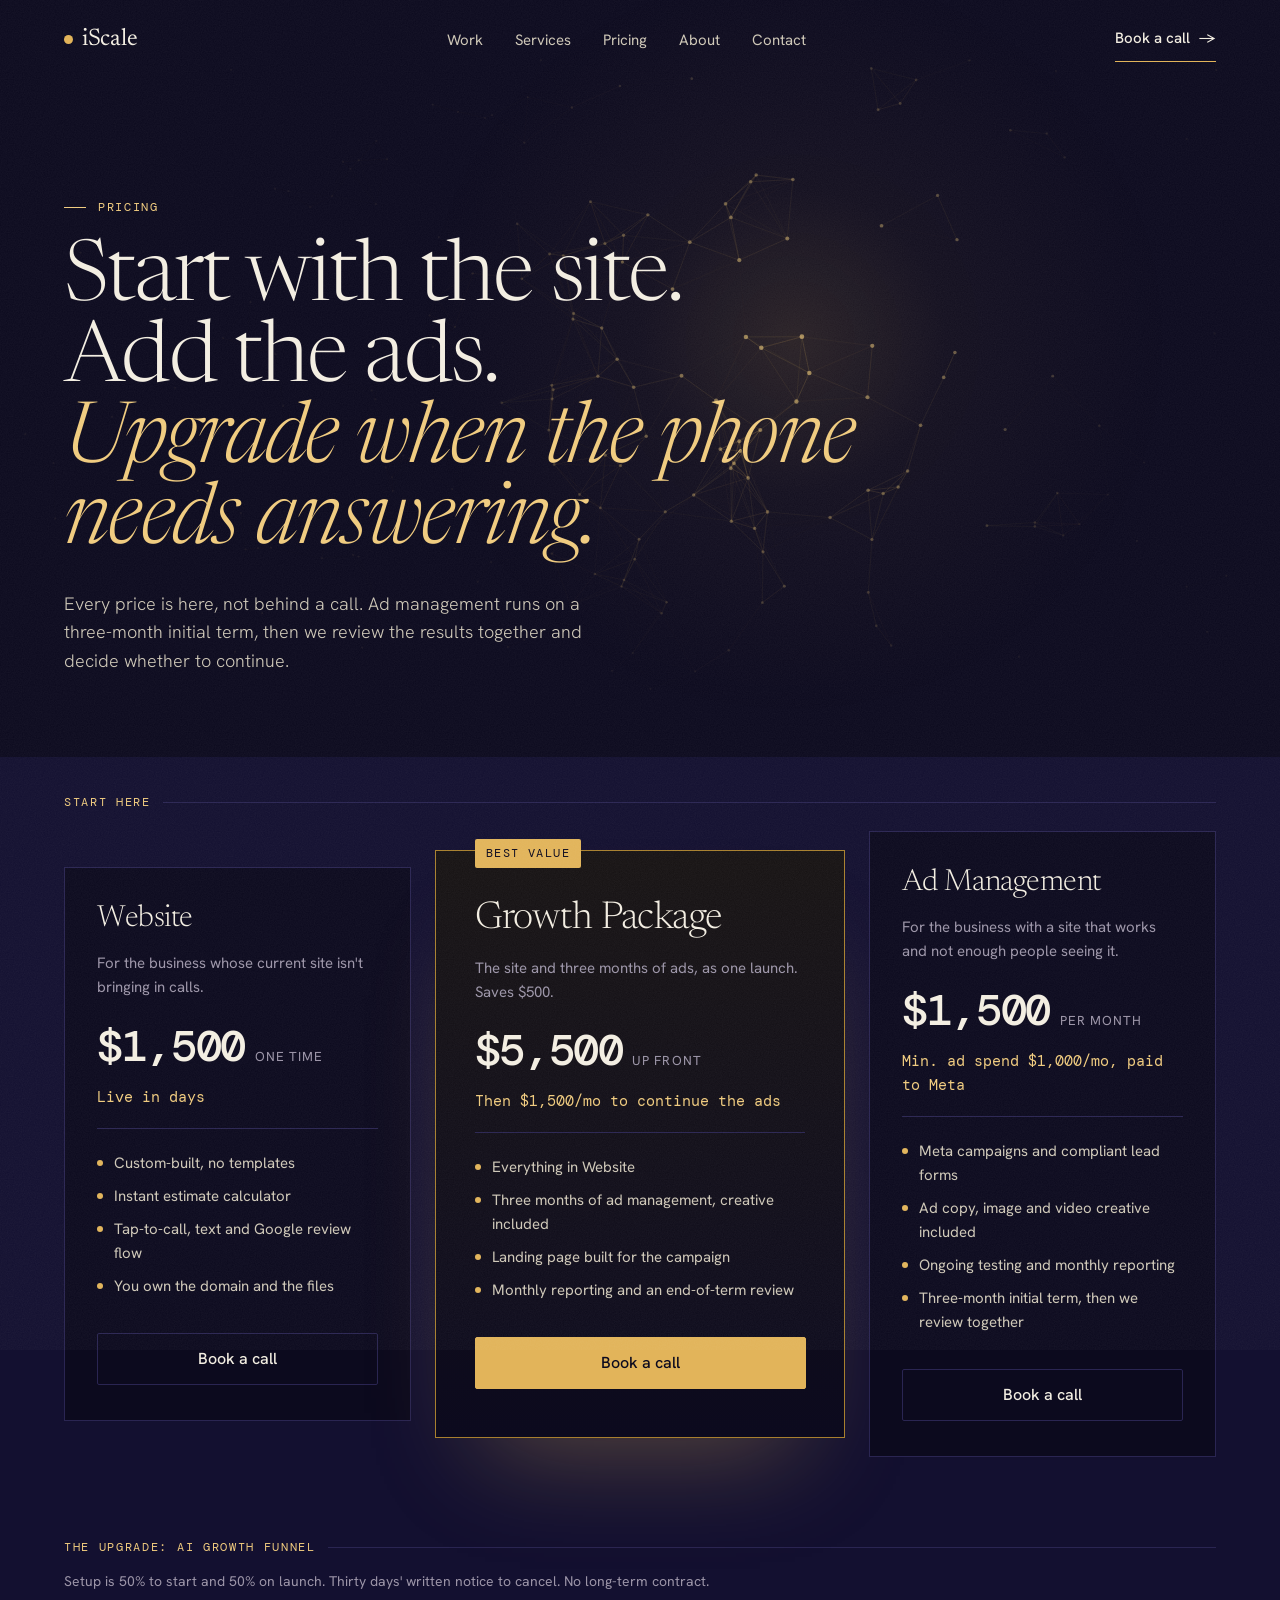
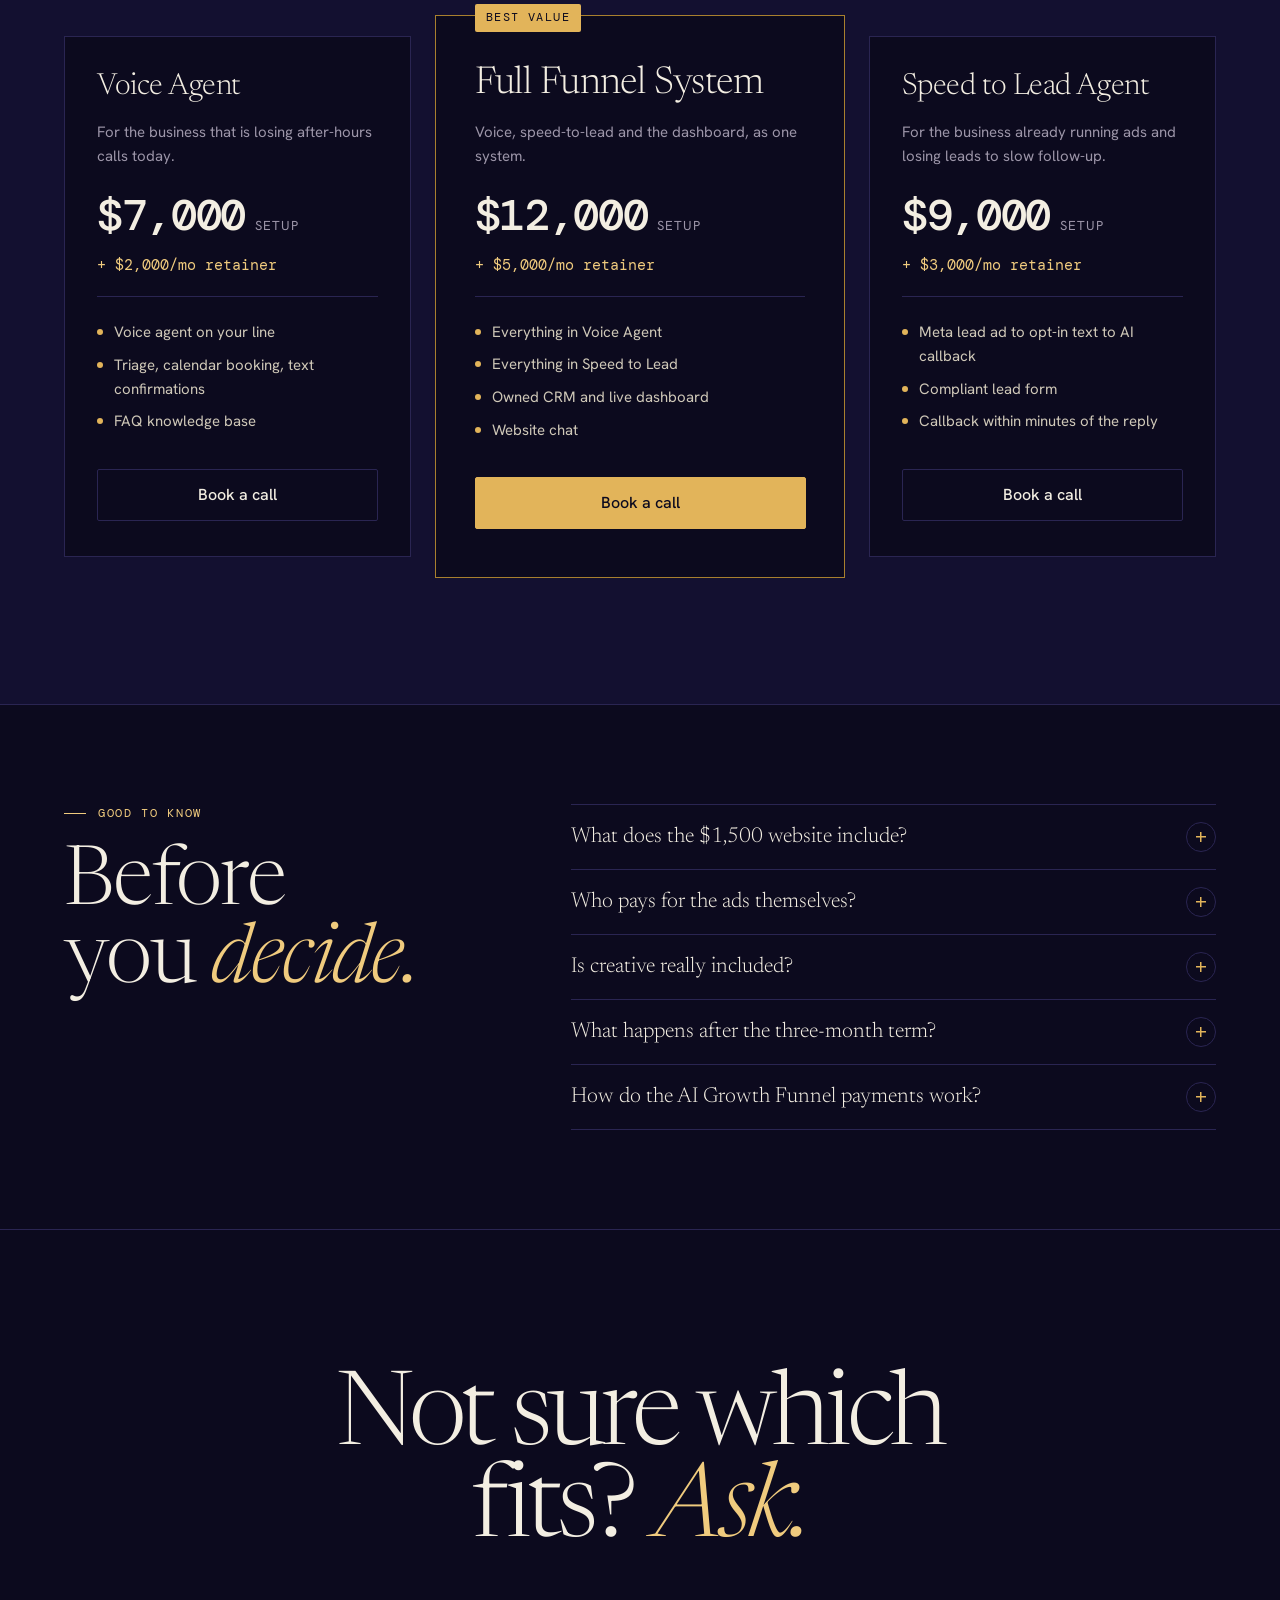
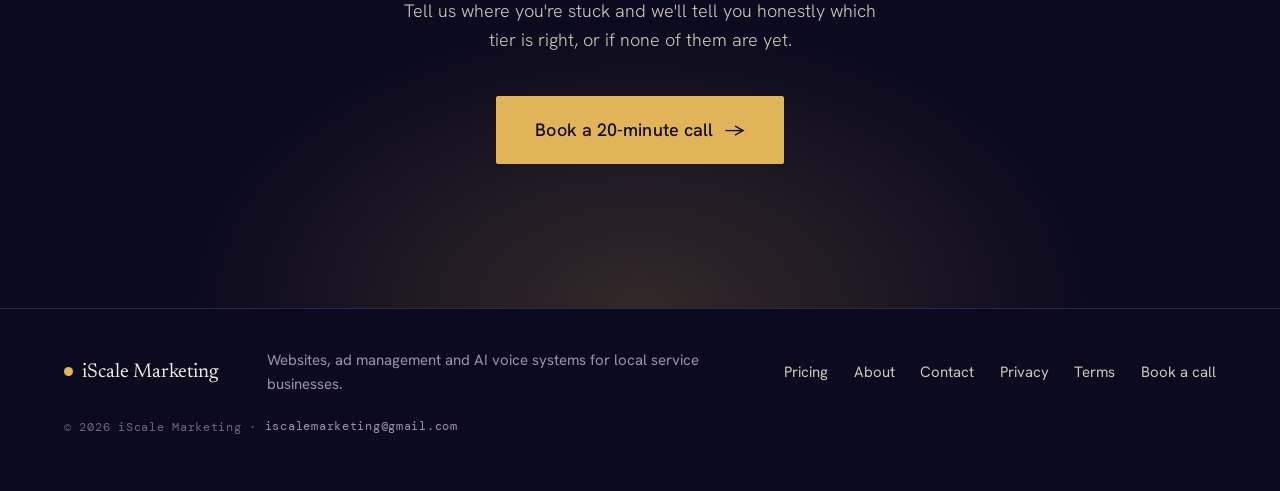
<file: pricing.html>
<!doctype html>
<html lang="en">
<head>
  <meta charset="utf-8">
  <meta name="viewport" content="width=device-width, initial-scale=1">
  <title>Pricing | iScale Marketing</title>
  <meta name="description" content="Website $1,500, ad management $1,500/mo with creative included, Growth Package $5,500, and the AI Growth Funnel tiers. Every price on the page.">
  <meta name="theme-color" content="#0C0A1E">
  <link rel="canonical" href="https://www.iscalemktg.com/pricing">
  <meta property="og:type" content="website">
  <meta property="og:site_name" content="iScale Marketing">
  <meta property="og:url" content="https://www.iscalemktg.com/pricing">
  <meta property="og:title" content="Pricing | iScale Marketing">
  <meta property="og:description" content="Website $1,500, ad management $1,500/mo with creative included, Growth Package $5,500, and the AI Growth Funnel tiers. Every price on the page.">
  <meta property="og:image" content="https://www.iscalemktg.com/assets/og-image.png">
  <meta name="twitter:card" content="summary_large_image">
  <link rel="icon" href="/favicon.ico?v=2" sizes="any">
  <link rel="icon" type="image/png" sizes="16x16" href="/assets/favicon-16x16.png?v=2">
  <link rel="icon" type="image/png" sizes="32x32" href="/assets/favicon-32x32.png?v=2">
  <link rel="apple-touch-icon" sizes="180x180" href="/assets/apple-touch-icon.png?v=2">
  <link rel="manifest" href="/site.webmanifest">
  <link rel="preconnect" href="https://fonts.googleapis.com">
  <link rel="preconnect" href="https://fonts.gstatic.com" crossorigin>
  <link href="https://fonts.googleapis.com/css2?family=Newsreader:ital,opsz,wght@0,6..72,200..800;1,6..72,200..800&family=Hanken+Grotesk:wght@300;400;500;600&family=DM+Mono:wght@400;500&display=swap" rel="stylesheet">
  <link rel="stylesheet" href="home/styles.css?v=19">
  <link rel="stylesheet" href="home/pages.css?v=3">
</head>
<body>
  <a class="skip" href="#main">Skip to content</a>
  <div class="grain" aria-hidden="true"></div>
  <div class="progress" aria-hidden="true"><i data-progress></i></div>

  <header class="nav" data-nav>
    <a class="nav__brand" href="#top" aria-label="iScale Marketing, home"><span class="nav__dot" aria-hidden="true"></span>iScale</a>
    <nav class="nav__links" aria-label="Main">
      <a href="index.html#work">Work</a>
      <a href="index.html#system">Services</a>
      <a href="pricing.html">Pricing</a>
      <a href="about.html">About</a>
      <a href="contact.html">Contact</a>
    </nav>
    <a class="nav__cta" href="contact.html">Book a call<span aria-hidden="true">&nbsp;&rarr;</span></a>
    <button class="menu-btn" type="button" aria-expanded="false" aria-controls="mmenu" data-menu><span></span><span></span><span class="sr">Menu</span></button>
  </header>

  <div class="mmenu" id="mmenu" hidden>
    <a href="index.html#work">Work</a>
    <a href="index.html#system">Services</a>
    <a href="pricing.html">Pricing</a>
    <a href="about.html">About</a>
    <a href="contact.html">Contact</a>
    <a class="btn btn--copper" href="contact.html">Book a call</a>
    <a class="mmenu__mail" href="mailto:iscalemarketing@gmail.com">iscalemarketing@gmail.com</a>
  </div>

  <main id="main">
    <section class="phero">
      <canvas class="field" data-field aria-hidden="true"></canvas>
      <div class="phero__in">
        <p class="label reveal">Pricing</p>
        <h1 class="display phero__title reveal">Start with the site.<br>Add the ads.<br><em>Upgrade when the phone needs answering.</em></h1>
        <p class="phero__lede reveal">Every price is here, not behind a call. Ad management runs on a three-month initial term, then we review the results together and decide whether to continue.</p>
      </div>
    </section>
    <section class="pricing pricing--page" id="pricing">
      <p class="pricing__group mono reveal">Start here</p>
      <div class="tiers">
        <article class="tier reveal">
          <h3>Website</h3>
          <p class="tier__for">For the business whose current site isn't bringing in calls.</p>
          <div class="tier__price"><span class="mono">$1,500</span><small>one time</small></div>
          <div class="tier__ret mono">Live in days</div>
          <ul>
            <li>Custom-built, no templates</li>
            <li>Instant estimate calculator</li>
            <li>Tap-to-call, text and Google review flow</li>
            <li>You own the domain and the files</li>
          </ul>
          <a class="btn btn--line" href="https://cal.com/israel-colburn-y2vr3o/iscale-intro-call" target="_blank" rel="noopener">Book a call</a>
        </article>

        <article class="tier tier--best reveal">
          <span class="tier__badge mono">Best value</span>
          <h3>Growth Package</h3>
          <p class="tier__for">The site and three months of ads, as one launch. Saves $500.</p>
          <div class="tier__price"><span class="mono">$5,500</span><small>up front</small></div>
          <div class="tier__ret mono">Then $1,500/mo to continue the ads</div>
          <ul>
            <li>Everything in Website</li>
            <li>Three months of ad management, creative included</li>
            <li>Landing page built for the campaign</li>
            <li>Monthly reporting and an end-of-term review</li>
          </ul>
          <a class="btn btn--copper" href="https://cal.com/israel-colburn-y2vr3o/iscale-intro-call" target="_blank" rel="noopener" data-magnet>Book a call</a>
        </article>

        <article class="tier reveal">
          <h3>Ad Management</h3>
          <p class="tier__for">For the business with a site that works and not enough people seeing it.</p>
          <div class="tier__price"><span class="mono">$1,500</span><small>per month</small></div>
          <div class="tier__ret mono">Min. ad spend $1,000/mo, paid to Meta</div>
          <ul>
            <li>Meta campaigns and compliant lead forms</li>
            <li>Ad copy, image and video creative included</li>
            <li>Ongoing testing and monthly reporting</li>
            <li>Three-month initial term, then we review together</li>
          </ul>
          <a class="btn btn--line" href="https://cal.com/israel-colburn-y2vr3o/iscale-intro-call" target="_blank" rel="noopener">Book a call</a>
        </article>
      </div>

      <p class="pricing__group pricing__group--upgrade mono reveal">The upgrade: AI Growth Funnel</p>
      <p class="pricing__terms reveal">Setup is 50% to start and 50% on launch. Thirty days' written notice to cancel. No long-term contract.</p>
      <div class="tiers tiers--upgrade">
        <article class="tier reveal">
          <h3>Voice Agent</h3>
          <p class="tier__for">For the business that is losing after-hours calls today.</p>
          <div class="tier__price"><span class="mono">$7,000</span><small>setup</small></div>
          <div class="tier__ret mono">+ $2,000/mo retainer</div>
          <ul>
            <li>Voice agent on your line</li>
            <li>Triage, calendar booking, text confirmations</li>
            <li>FAQ knowledge base</li>
          </ul>
          <a class="btn btn--line" href="https://cal.com/israel-colburn-y2vr3o/iscale-intro-call" target="_blank" rel="noopener">Book a call</a>
        </article>

        <article class="tier tier--best reveal">
          <span class="tier__badge mono">Best value</span>
          <h3>Full Funnel System</h3>
          <p class="tier__for">Voice, speed-to-lead and the dashboard, as one system.</p>
          <div class="tier__price"><span class="mono">$12,000</span><small>setup</small></div>
          <div class="tier__ret mono">+ $5,000/mo retainer</div>
          <ul>
            <li>Everything in Voice Agent</li>
            <li>Everything in Speed to Lead</li>
            <li>Owned CRM and live dashboard</li>
            <li>Website chat</li>
          </ul>
          <a class="btn btn--copper" href="https://cal.com/israel-colburn-y2vr3o/iscale-intro-call" target="_blank" rel="noopener" data-magnet>Book a call</a>
        </article>

        <article class="tier reveal">
          <h3>Speed to Lead Agent</h3>
          <p class="tier__for">For the business already running ads and losing leads to slow follow-up.</p>
          <div class="tier__price"><span class="mono">$9,000</span><small>setup</small></div>
          <div class="tier__ret mono">+ $3,000/mo retainer</div>
          <ul>
            <li>Meta lead ad to opt-in text to AI callback</li>
            <li>Compliant lead form</li>
            <li>Callback within minutes of the reply</li>
          </ul>
          <a class="btn btn--line" href="https://cal.com/israel-colburn-y2vr3o/iscale-intro-call" target="_blank" rel="noopener">Book a call</a>
        </article>
      </div>
    </section>
    <section class="faq-band">
      <div class="faq-band__in">
        <div><p class="label reveal">Good to know</p><h2 class="display reveal">Before you <em>decide.</em></h2></div>
        <div class="faq reveal">
          <details><summary>What does the $1,500 website include?</summary><p>A custom-built site with an instant estimate calculator, tap-to-call and text on every screen, and a Google review flow. You own the domain and the files.</p></details>
          <details><summary>Who pays for the ads themselves?</summary><p>You do, directly to Meta. Ad management has a minimum ad spend of $1,000 per month, separate from our fee.</p></details>
          <details><summary>Is creative really included?</summary><p>Yes. Ad copy, image and video creative, and ongoing testing are part of the ad management fee, built from your photos and footage.</p></details>
          <details><summary>What happens after the three-month term?</summary><p>We sit down with the numbers, look at what the campaigns actually produced, and decide together whether to keep going. No automatic renewal, no long-term contract.</p></details>
          <details><summary>How do the AI Growth Funnel payments work?</summary><p>Setup is 50% to start and 50% on launch. Thirty days' written notice to cancel the retainer. No long-term contract.</p></details>
        </div>
      </div>
    </section>
    <section class="cta cta--page">
      <canvas class="field" data-field aria-hidden="true"></canvas>
      <h2 class="cta__title reveal">Not sure which<br>fits? <em>Ask.</em></h2>
      <p class="cta__copy reveal">Tell us where you're stuck and we'll tell you honestly which tier is right, or if none of them are yet.</p>
      <a class="btn btn--copper btn--xl reveal" href="https://cal.com/israel-colburn-y2vr3o/iscale-intro-call" target="_blank" rel="noopener" data-magnet>Book a 20-minute call<span aria-hidden="true">&nbsp;&rarr;</span></a>
    </section>
  </main>

  <footer class="foot">
    <div class="foot__brand"><span class="nav__dot" aria-hidden="true"></span>iScale Marketing</div>
    <p class="foot__line">Websites, ad management and AI voice systems for local service businesses.</p>
    <nav class="foot__links" aria-label="Footer">
      <a href="pricing.html">Pricing</a>
      <a href="about.html">About</a>
      <a href="contact.html">Contact</a>
      <a href="privacy.html">Privacy</a>
      <a href="terms.html">Terms</a>
      <a href="https://cal.com/israel-colburn-y2vr3o/iscale-intro-call" target="_blank" rel="noopener">Book a call</a>
    </nav>
    <p class="foot__copy mono">&copy; <span data-year>2026</span> iScale Marketing &middot; <a href="mailto:iscalemarketing@gmail.com">iscalemarketing@gmail.com</a></p>
  </footer>

  <script src="home/main.js?v=5" defer></script>
</body>
</html>
</file>
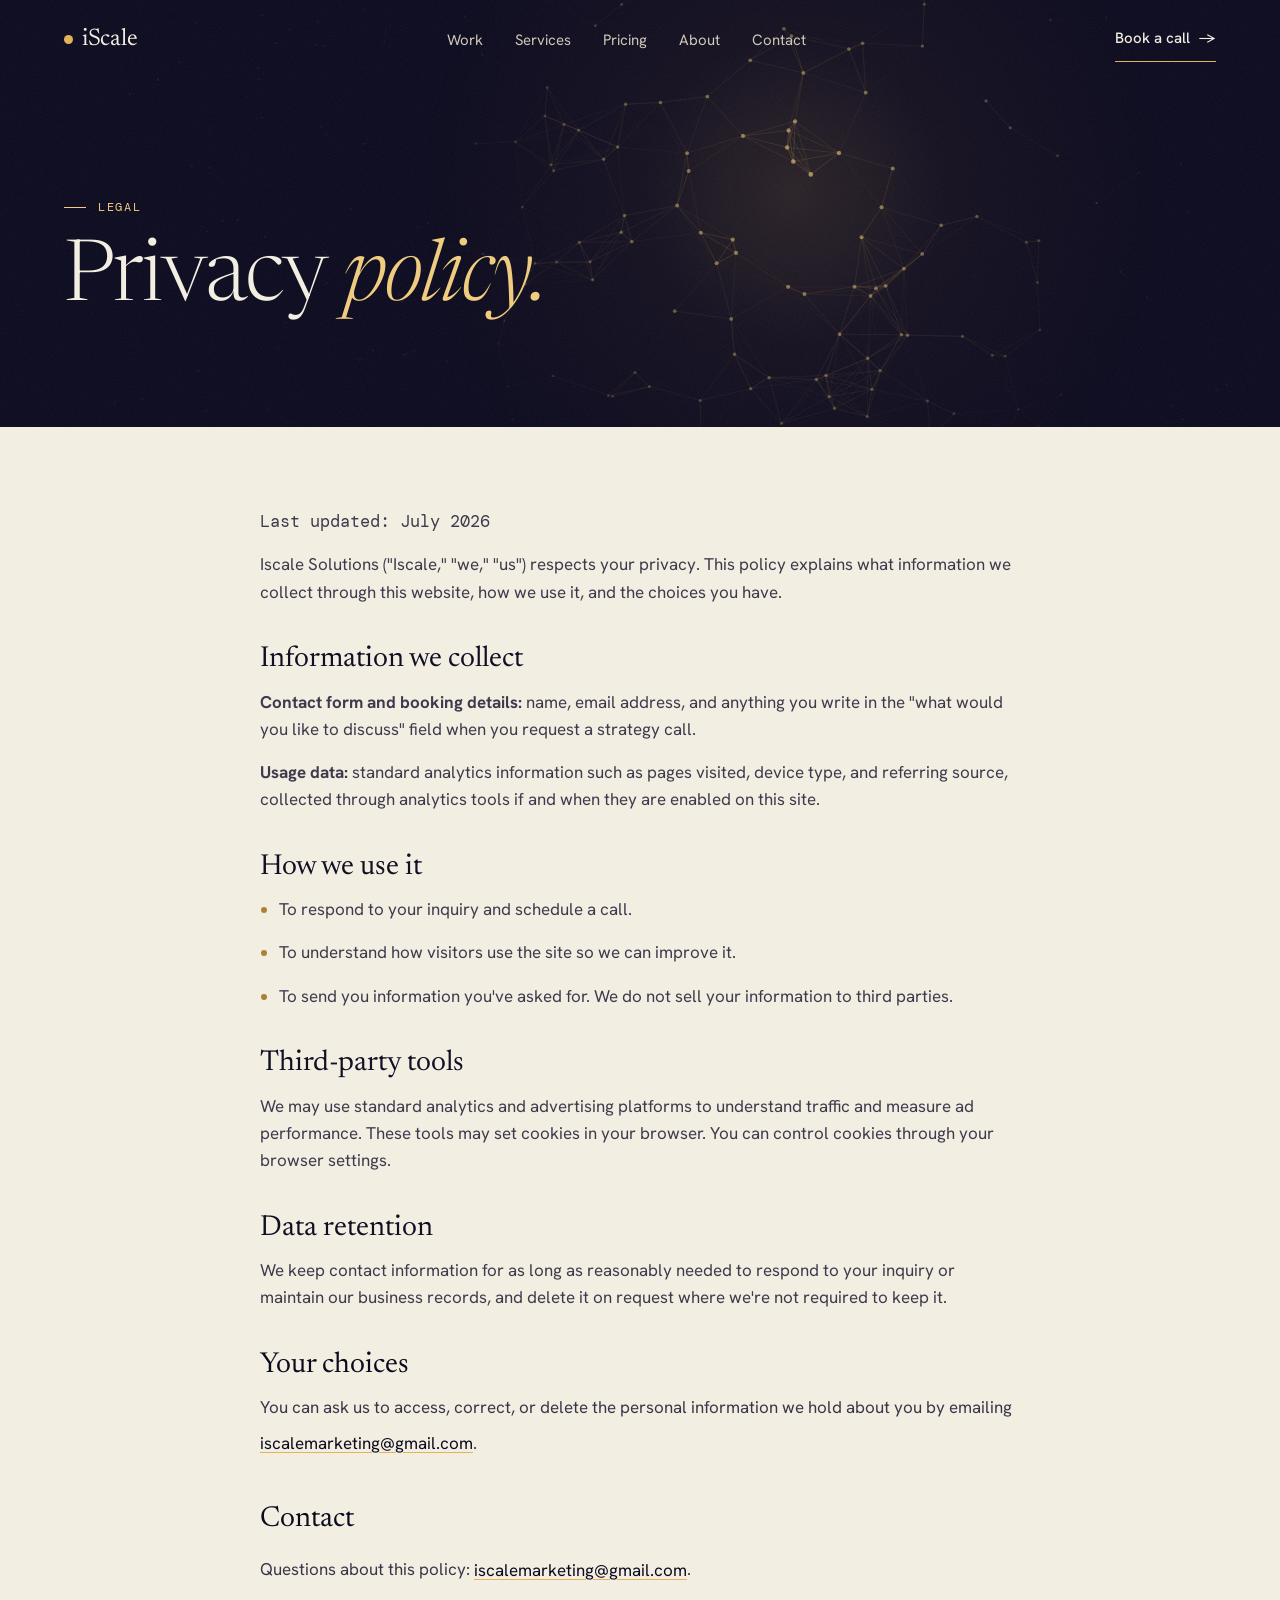
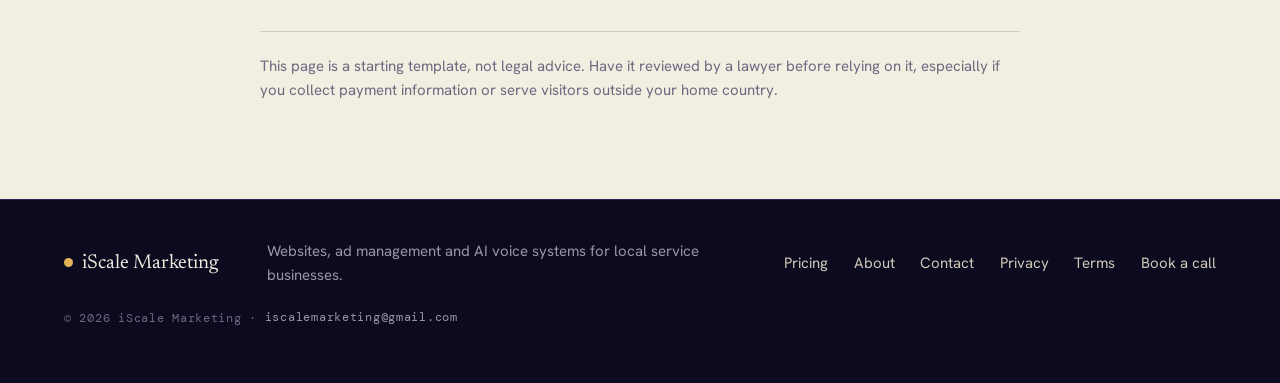
<file: privacy.html>
<!doctype html>
<html lang="en">
<head>
  <meta charset="utf-8">
  <meta name="viewport" content="width=device-width, initial-scale=1">
  <title>Privacy Policy | iScale Marketing</title>
  <meta name="description" content="Privacy Policy for iScale Marketing.">
  <meta name="theme-color" content="#0C0A1E">
  <link rel="canonical" href="https://www.iscalemktg.com/privacy">
  <meta property="og:type" content="website">
  <meta property="og:site_name" content="iScale Marketing">
  <meta property="og:url" content="https://www.iscalemktg.com/privacy">
  <meta property="og:title" content="Privacy Policy | iScale Marketing">
  <meta property="og:description" content="Privacy Policy for iScale Marketing.">
  <meta property="og:image" content="https://www.iscalemktg.com/assets/og-image.png">
  <meta name="twitter:card" content="summary_large_image">
  <link rel="icon" href="/favicon.ico?v=2" sizes="any">
  <link rel="icon" type="image/png" sizes="16x16" href="/assets/favicon-16x16.png?v=2">
  <link rel="icon" type="image/png" sizes="32x32" href="/assets/favicon-32x32.png?v=2">
  <link rel="apple-touch-icon" sizes="180x180" href="/assets/apple-touch-icon.png?v=2">
  <link rel="manifest" href="/site.webmanifest">
  <link rel="preconnect" href="https://fonts.googleapis.com">
  <link rel="preconnect" href="https://fonts.gstatic.com" crossorigin>
  <link href="https://fonts.googleapis.com/css2?family=Newsreader:ital,opsz,wght@0,6..72,200..800;1,6..72,200..800&family=Hanken+Grotesk:wght@300;400;500;600&family=DM+Mono:wght@400;500&display=swap" rel="stylesheet">
  <link rel="stylesheet" href="home/styles.css?v=19">
  <link rel="stylesheet" href="home/pages.css?v=3">
</head>
<body>
  <a class="skip" href="#main">Skip to content</a>
  <div class="grain" aria-hidden="true"></div>
  <div class="progress" aria-hidden="true"><i data-progress></i></div>

  <header class="nav" data-nav>
    <a class="nav__brand" href="#top" aria-label="iScale Marketing, home"><span class="nav__dot" aria-hidden="true"></span>iScale</a>
    <nav class="nav__links" aria-label="Main">
      <a href="index.html#work">Work</a>
      <a href="index.html#system">Services</a>
      <a href="pricing.html">Pricing</a>
      <a href="about.html">About</a>
      <a href="contact.html">Contact</a>
    </nav>
    <a class="nav__cta" href="contact.html">Book a call<span aria-hidden="true">&nbsp;&rarr;</span></a>
    <button class="menu-btn" type="button" aria-expanded="false" aria-controls="mmenu" data-menu><span></span><span></span><span class="sr">Menu</span></button>
  </header>

  <div class="mmenu" id="mmenu" hidden>
    <a href="index.html#work">Work</a>
    <a href="index.html#system">Services</a>
    <a href="pricing.html">Pricing</a>
    <a href="about.html">About</a>
    <a href="contact.html">Contact</a>
    <a class="btn btn--copper" href="contact.html">Book a call</a>
    <a class="mmenu__mail" href="mailto:iscalemarketing@gmail.com">iscalemarketing@gmail.com</a>
  </div>

  <main id="main">
    <section class="phero">
      <canvas class="field" data-field aria-hidden="true"></canvas>
      <div class="phero__in">
        <p class="label reveal">Legal</p>
        <h1 class="display phero__title reveal">Privacy <em>policy.</em></h1>
      </div>
    </section>
    <section class="prose">
      <div class="prose__in">
        <p class="mono prose__date">Last updated: July 2026</p>
        <p>Iscale Solutions ("Iscale," "we," "us") respects your privacy. This policy explains what information we collect through this website, how we use it, and the choices you have.</p>
        <h2>Information we collect</h2>
        <p><strong>Contact form and booking details:</strong> name, email address, and anything you write in the "what would you like to discuss" field when you request a strategy call.</p>
        <p><strong>Usage data:</strong> standard analytics information such as pages visited, device type, and referring source, collected through analytics tools if and when they are enabled on this site.</p>
        <h2>How we use it</h2>
        <ul><li>To respond to your inquiry and schedule a call.</li><li>To understand how visitors use the site so we can improve it.</li><li>To send you information you've asked for. We do not sell your information to third parties.</li></ul>
        <h2>Third-party tools</h2>
        <p>We may use standard analytics and advertising platforms to understand traffic and measure ad performance. These tools may set cookies in your browser. You can control cookies through your browser settings.</p>
        <h2>Data retention</h2>
        <p>We keep contact information for as long as reasonably needed to respond to your inquiry or maintain our business records, and delete it on request where we're not required to keep it.</p>
        <h2>Your choices</h2>
        <p>You can ask us to access, correct, or delete the personal information we hold about you by emailing <a href="mailto:iscalemarketing@gmail.com">iscalemarketing@gmail.com</a>.</p>
        <h2>Contact</h2>
        <p>Questions about this policy: <a href="mailto:iscalemarketing@gmail.com">iscalemarketing@gmail.com</a>.</p>
        <p class="prose__note">This page is a starting template, not legal advice. Have it reviewed by a lawyer before relying on it, especially if you collect payment information or serve visitors outside your home country.</p>
      </div>
    </section>
  </main>

  <footer class="foot">
    <div class="foot__brand"><span class="nav__dot" aria-hidden="true"></span>iScale Marketing</div>
    <p class="foot__line">Websites, ad management and AI voice systems for local service businesses.</p>
    <nav class="foot__links" aria-label="Footer">
      <a href="pricing.html">Pricing</a>
      <a href="about.html">About</a>
      <a href="contact.html">Contact</a>
      <a href="privacy.html">Privacy</a>
      <a href="terms.html">Terms</a>
      <a href="https://cal.com/israel-colburn-y2vr3o/iscale-intro-call" target="_blank" rel="noopener">Book a call</a>
    </nav>
    <p class="foot__copy mono">&copy; <span data-year>2026</span> iScale Marketing &middot; <a href="mailto:iscalemarketing@gmail.com">iscalemarketing@gmail.com</a></p>
  </footer>

  <script src="home/main.js?v=5" defer></script>
</body>
</html>
</file>
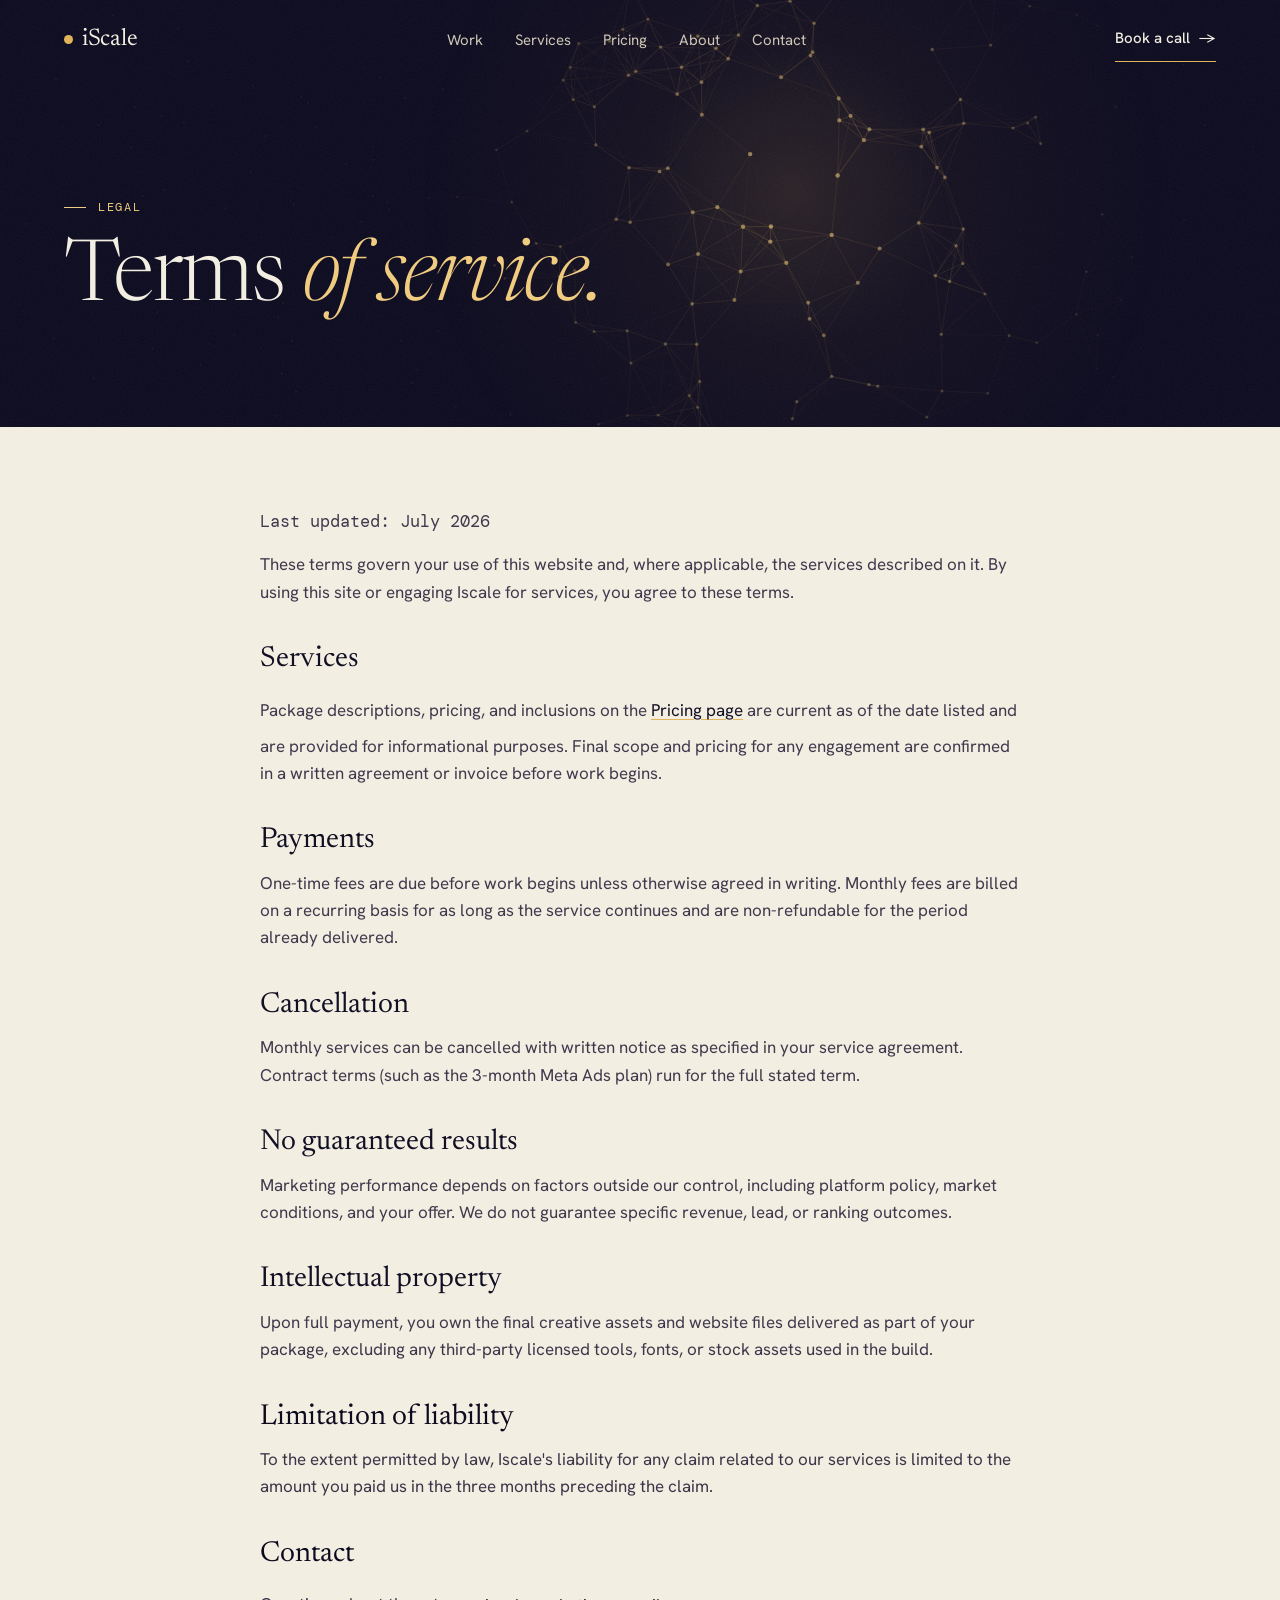
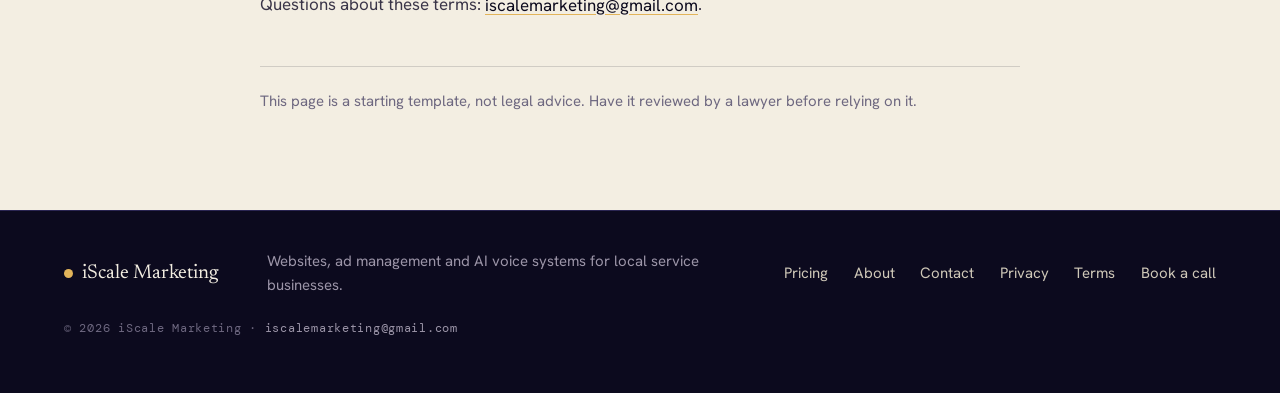
<file: terms.html>
<!doctype html>
<html lang="en">
<head>
  <meta charset="utf-8">
  <meta name="viewport" content="width=device-width, initial-scale=1">
  <title>Terms of Service | iScale Marketing</title>
  <meta name="description" content="Terms of Service for iScale Marketing.">
  <meta name="theme-color" content="#0C0A1E">
  <link rel="canonical" href="https://www.iscalemktg.com/terms">
  <meta property="og:type" content="website">
  <meta property="og:site_name" content="iScale Marketing">
  <meta property="og:url" content="https://www.iscalemktg.com/terms">
  <meta property="og:title" content="Terms of Service | iScale Marketing">
  <meta property="og:description" content="Terms of Service for iScale Marketing.">
  <meta property="og:image" content="https://www.iscalemktg.com/assets/og-image.png">
  <meta name="twitter:card" content="summary_large_image">
  <link rel="icon" href="/favicon.ico?v=2" sizes="any">
  <link rel="icon" type="image/png" sizes="16x16" href="/assets/favicon-16x16.png?v=2">
  <link rel="icon" type="image/png" sizes="32x32" href="/assets/favicon-32x32.png?v=2">
  <link rel="apple-touch-icon" sizes="180x180" href="/assets/apple-touch-icon.png?v=2">
  <link rel="manifest" href="/site.webmanifest">
  <link rel="preconnect" href="https://fonts.googleapis.com">
  <link rel="preconnect" href="https://fonts.gstatic.com" crossorigin>
  <link href="https://fonts.googleapis.com/css2?family=Newsreader:ital,opsz,wght@0,6..72,200..800;1,6..72,200..800&family=Hanken+Grotesk:wght@300;400;500;600&family=DM+Mono:wght@400;500&display=swap" rel="stylesheet">
  <link rel="stylesheet" href="home/styles.css?v=19">
  <link rel="stylesheet" href="home/pages.css?v=3">
</head>
<body>
  <a class="skip" href="#main">Skip to content</a>
  <div class="grain" aria-hidden="true"></div>
  <div class="progress" aria-hidden="true"><i data-progress></i></div>

  <header class="nav" data-nav>
    <a class="nav__brand" href="#top" aria-label="iScale Marketing, home"><span class="nav__dot" aria-hidden="true"></span>iScale</a>
    <nav class="nav__links" aria-label="Main">
      <a href="index.html#work">Work</a>
      <a href="index.html#system">Services</a>
      <a href="pricing.html">Pricing</a>
      <a href="about.html">About</a>
      <a href="contact.html">Contact</a>
    </nav>
    <a class="nav__cta" href="contact.html">Book a call<span aria-hidden="true">&nbsp;&rarr;</span></a>
    <button class="menu-btn" type="button" aria-expanded="false" aria-controls="mmenu" data-menu><span></span><span></span><span class="sr">Menu</span></button>
  </header>

  <div class="mmenu" id="mmenu" hidden>
    <a href="index.html#work">Work</a>
    <a href="index.html#system">Services</a>
    <a href="pricing.html">Pricing</a>
    <a href="about.html">About</a>
    <a href="contact.html">Contact</a>
    <a class="btn btn--copper" href="contact.html">Book a call</a>
    <a class="mmenu__mail" href="mailto:iscalemarketing@gmail.com">iscalemarketing@gmail.com</a>
  </div>

  <main id="main">
    <section class="phero">
      <canvas class="field" data-field aria-hidden="true"></canvas>
      <div class="phero__in">
        <p class="label reveal">Legal</p>
        <h1 class="display phero__title reveal">Terms <em>of service.</em></h1>
      </div>
    </section>
    <section class="prose">
      <div class="prose__in">
        <p class="mono prose__date">Last updated: July 2026</p>
        <p>These terms govern your use of this website and, where applicable, the services described on it. By using this site or engaging Iscale for services, you agree to these terms.</p>
        <h2>Services</h2>
        <p>Package descriptions, pricing, and inclusions on the <a href="pricing.html">Pricing page</a> are current as of the date listed and are provided for informational purposes. Final scope and pricing for any engagement are confirmed in a written agreement or invoice before work begins.</p>
        <h2>Payments</h2>
        <p>One-time fees are due before work begins unless otherwise agreed in writing. Monthly fees are billed on a recurring basis for as long as the service continues and are non-refundable for the period already delivered.</p>
        <h2>Cancellation</h2>
        <p>Monthly services can be cancelled with written notice as specified in your service agreement. Contract terms (such as the 3-month Meta Ads plan) run for the full stated term.</p>
        <h2>No guaranteed results</h2>
        <p>Marketing performance depends on factors outside our control, including platform policy, market conditions, and your offer. We do not guarantee specific revenue, lead, or ranking outcomes.</p>
        <h2>Intellectual property</h2>
        <p>Upon full payment, you own the final creative assets and website files delivered as part of your package, excluding any third-party licensed tools, fonts, or stock assets used in the build.</p>
        <h2>Limitation of liability</h2>
        <p>To the extent permitted by law, Iscale's liability for any claim related to our services is limited to the amount you paid us in the three months preceding the claim.</p>
        <h2>Contact</h2>
        <p>Questions about these terms: <a href="mailto:iscalemarketing@gmail.com">iscalemarketing@gmail.com</a>.</p>
        <p class="prose__note">This page is a starting template, not legal advice. Have it reviewed by a lawyer before relying on it.</p>
      </div>
    </section>
  </main>

  <footer class="foot">
    <div class="foot__brand"><span class="nav__dot" aria-hidden="true"></span>iScale Marketing</div>
    <p class="foot__line">Websites, ad management and AI voice systems for local service businesses.</p>
    <nav class="foot__links" aria-label="Footer">
      <a href="pricing.html">Pricing</a>
      <a href="about.html">About</a>
      <a href="contact.html">Contact</a>
      <a href="privacy.html">Privacy</a>
      <a href="terms.html">Terms</a>
      <a href="https://cal.com/israel-colburn-y2vr3o/iscale-intro-call" target="_blank" rel="noopener">Book a call</a>
    </nav>
    <p class="foot__copy mono">&copy; <span data-year>2026</span> iScale Marketing &middot; <a href="mailto:iscalemarketing@gmail.com">iscalemarketing@gmail.com</a></p>
  </footer>

  <script src="home/main.js?v=5" defer></script>
</body>
</html>
</file>
<file: home/styles.css>
/* iScale Marketing. Concept: "After Hours".
   Ink black, bone white, one copper accent. Newsreader for display, Hanken Grotesk for text, DM Mono for data. */

:root {
  /* Royal Gold: deep indigo, warm ivory, gold accent. (Previous "After Hours Copper" values are in BUILD-NOTES.md.) */
  --ink: #0C0A1E;
  --ink-2: #131030;
  --ink-3: #1B1740;
  --ink-line: #2A2552;
  --bone: #F3EEE2;
  --bone-2: #E8E1D2;
  --bone-3: #CFC8B8;
  --mute: #9C95A8;
  --mute-dark: #6E6880;
  --copper: #E2B45A;
  --copper-2: #F0CB7E;
  --copper-deep: #A8802E;

  --serif: "Newsreader", "Iowan Old Style", Georgia, serif;
  --sans: "Hanken Grotesk", "Helvetica Neue", Arial, sans-serif;
  --mono: "DM Mono", ui-monospace, "SF Mono", Menlo, monospace;

  --gutter: clamp(20px, 5vw, 72px);
  --ease: cubic-bezier(.22, .8, .2, 1);
}

*, *::before, *::after { box-sizing: border-box; }
html { scroll-behavior: smooth; -webkit-text-size-adjust: 100%; }
body {
  margin: 0; background: var(--ink); color: var(--bone);
  font-family: var(--sans); font-weight: 400; font-size: 1.0625rem; line-height: 1.6;
  -webkit-font-smoothing: antialiased;
}
a { color: inherit; }
h1, h2, h3 { margin: 0; font-weight: 400; }
p { margin: 0; }
ul, ol { margin: 0; padding: 0; list-style: none; }
.mono { font-family: var(--mono); font-variant-numeric: tabular-nums; letter-spacing: 0; }
.num { font-variant-numeric: tabular-nums; }
:focus-visible { outline: 2px solid var(--copper-2); outline-offset: 4px; }
.skip { position: absolute; left: 16px; top: -60px; z-index: 200; background: var(--copper); color: var(--ink); padding: 10px 16px; text-decoration: none; }
.skip:focus { top: 16px; }

/* Film grain over everything */
.grain {
  position: fixed; inset: -50%; width: 200%; height: 200%; z-index: 90; pointer-events: none; opacity: .055;
  background-image: url("data:image/svg+xml;utf8,<svg xmlns='http://www.w3.org/2000/svg' width='220' height='220'><filter id='n'><feTurbulence type='fractalNoise' baseFrequency='.85' numOctaves='2' stitchTiles='stitch'/><feColorMatrix values='0 0 0 0 1 0 0 0 0 1 0 0 0 0 1 0 0 0 .9 0'/></filter><rect width='100%' height='100%' filter='url(%23n)'/></svg>");
  background-size: 220px;
}
@media (prefers-reduced-motion: no-preference) {
  .grain { animation: grain 1.2s steps(6) infinite; }
}
@keyframes grain {
  0% { transform: translate(0, 0); } 20% { transform: translate(-3%, 2%); } 40% { transform: translate(2%, -4%); }
  60% { transform: translate(-4%, -1%); } 80% { transform: translate(3%, 3%); } 100% { transform: translate(0, 0); }
}
.progress { position: fixed; left: 0; top: 0; right: 0; height: 2px; z-index: 120; }
.progress i { display: block; height: 100%; background: var(--copper); transform-origin: 0 50%; transform: scaleX(0); }

/* ---------- Type system ---------- */
.label {
  font-family: var(--mono); font-size: .75rem; letter-spacing: .14em; text-transform: uppercase; color: var(--copper-2);
  display: flex; align-items: center; gap: .75rem; margin-bottom: 1.4rem;
}
.label::before { content: ""; width: 22px; height: 1px; background: currentColor; }
.display {
  font-family: var(--serif); font-weight: 300; font-optical-sizing: auto;
  font-size: clamp(2.6rem, 6.4vw, 6.2rem); line-height: .96; letter-spacing: -.02em; text-wrap: balance;
}
.display em { font-style: italic; font-weight: 300; color: var(--copper-2); }
.live { width: 8px; height: 8px; border-radius: 50%; background: var(--copper); box-shadow: 0 0 0 0 rgba(226,180,90,.5); display: inline-block; }
@media (prefers-reduced-motion: no-preference) { .live { animation: live 2.2s ease-out infinite; } }
@keyframes live { 70% { box-shadow: 0 0 0 10px rgba(226,180,90,0); } 100% { box-shadow: 0 0 0 0 rgba(226,180,90,0); } }
.tag { font-family: var(--mono); font-size: .75rem; letter-spacing: .1em; text-transform: uppercase; color: var(--mute); border: 1px solid var(--ink-line); padding: 2px 8px; border-radius: 2px; }

/* ---------- Buttons ---------- */
.btn {
  display: inline-flex; align-items: center; justify-content: center; gap: .4rem;
  min-height: 52px; padding: 0 1.6rem; border-radius: 2px; text-decoration: none;
  font-family: var(--sans); font-weight: 500; font-size: 1rem; letter-spacing: .005em;
  transition: background-color .25s var(--ease), color .25s var(--ease), border-color .25s var(--ease), transform .35s var(--ease);
  will-change: transform;
}
.btn--copper { background: var(--copper); color: var(--ink); border: 1px solid var(--copper); }
.btn--copper:hover { background: var(--copper-2); border-color: var(--copper-2); }
.btn--line { background: transparent; color: var(--bone); border: 1px solid var(--ink-line); }
.btn--line:hover { border-color: var(--bone-3); }
.btn--xl { min-height: 68px; padding: 0 2.4rem; font-size: 1.125rem; }
.btn:active { transform: translateY(1px) !important; }

/* ---------- Nav ---------- */
.nav {
  position: fixed; left: 0; right: 0; top: 0; z-index: 100;
  display: flex; align-items: center; justify-content: space-between; gap: 1.5rem;
  padding: 1.1rem var(--gutter); transition: transform .5s var(--ease), background-color .4s, border-color .4s;
  border-bottom: 1px solid transparent;
}
.nav.is-stuck { background: rgba(12,10,30,.72); backdrop-filter: blur(14px); -webkit-backdrop-filter: blur(14px); border-color: var(--ink-line); }
.nav.is-hidden { transform: translateY(-110%); }
.nav__brand { display: inline-flex; align-items: center; gap: .55rem; font-family: var(--serif); font-size: 1.5rem; letter-spacing: -.01em; text-decoration: none; min-height: 44px; }
.nav__dot { width: 9px; height: 9px; border-radius: 50%; background: var(--copper); display: inline-block; }
.nav__links { display: flex; gap: 2rem; }
.nav__links a { text-decoration: none; color: var(--bone-3); font-size: .9375rem; min-height: 44px; display: inline-flex; align-items: center; transition: color .2s; }
.nav__links a:hover { color: var(--bone); }
.nav__cta { text-decoration: none; font-size: .9375rem; font-weight: 500; min-height: 44px; display: inline-flex; align-items: center; gap: .3rem; border-bottom: 1px solid var(--copper); padding-bottom: 2px; }

/* ---------- 1. Hero ---------- */
.hero { position: relative; min-height: 100svh; overflow: hidden; display: grid; align-items: start; padding: clamp(120px, 16vh, 170px) var(--gutter) clamp(84px, 11vh, 120px); overflow: hidden; isolation: isolate; }
.hero__signal { position: absolute; inset: 0; width: 100%; height: 100%; z-index: -1; display: block; }
.hero::after { content: ""; position: absolute; inset: 0; z-index: -1; background: linear-gradient(180deg, rgba(12,10,30,0) 60%, var(--ink) 100%); }
.hero__inner { position: relative; max-width: 1400px; width: 100%; margin: 0 auto; }
.hero__eyebrow { display: flex; align-items: center; gap: .7rem; font-family: var(--mono); font-size: .75rem; letter-spacing: .14em; text-transform: uppercase; color: var(--bone-3); margin-bottom: 2.2rem; }
.hero__title {
  font-family: var(--serif); font-weight: 300; font-size: clamp(3rem, min(9.4vw, 12.5vh), 9.6rem); line-height: .92; letter-spacing: -.03em;
  max-width: 14ch; margin-bottom: clamp(24px, 4vh, 48px);
}
.hero__title span { display: block; overflow: hidden; padding: .08em .15em .26em .3em; margin: -.08em -.15em -.26em -.3em; }
.hero__accent { color: var(--copper-2); font-style: italic; }
.js [data-split] span { transform: translateY(110%); transition: transform 1.1s var(--ease); }
.js [data-split].is-in span { transform: none; }
.js [data-split].is-in span:nth-child(2) { transition-delay: .08s; }
.js [data-split].is-in span:nth-child(3) { transition-delay: .16s; }
.js [data-split].is-in span:nth-child(4) { transition-delay: .24s; }
.hero__foot { display: grid; grid-template-columns: minmax(0, 46ch) auto; gap: 2.5rem 4rem; align-items: end; justify-content: space-between; }
.hero__lede { font-size: 1.125rem; line-height: 1.6; color: var(--bone-3); font-weight: 300; }
.hero__actions { display: flex; flex-wrap: wrap; gap: .75rem; }
.hero__clock { position: absolute; right: 0; top: -.5rem; text-align: right; display: grid; gap: .25rem; }
.hero__clock .mono { font-size: clamp(1.4rem, 2.4vw, 2rem); color: var(--bone); }
.hero__clock small { font-size: .75rem; letter-spacing: .06em; color: var(--mute); max-width: 22ch; justify-self: end; line-height: 1.4; }
.hero__scroll { position: absolute; left: 50%; transform: translateX(-50%); bottom: 18px; width: 44px; height: 44px; display: grid; place-items: center; }
.hero__scroll span { width: 1px; height: 36px; background: linear-gradient(var(--copper), transparent); display: block; }
@media (prefers-reduced-motion: no-preference) { .hero__scroll span { animation: drop 2s var(--ease) infinite; } }
@keyframes drop { 0% { transform: scaleY(0); transform-origin: top; } 50% { transform: scaleY(1); transform-origin: top; } 51% { transform-origin: bottom; } 100% { transform: scaleY(0); transform-origin: bottom; } }

/* ---------- Reveal ---------- */
.js .reveal { opacity: 0; transform: translateY(28px); transition: opacity .9s var(--ease), transform .9s var(--ease); }
.js .reveal.is-in { opacity: 1; transform: none; }

/* ---------- 2. Problem / solution ---------- */
.problem { display: grid; grid-template-columns: minmax(0, 1fr) minmax(0, 1fr); min-height: 100vh; }
.problem__act { min-width: 0; }
.problem__act { padding: clamp(80px, 12vh, 160px) var(--gutter); display: flex; flex-direction: column; justify-content: center; }
.problem__act--a { background: var(--bone); color: var(--ink); }
.problem__act--a .label { color: var(--copper-deep); }
.problem__act--b { background: var(--ink-2); border-left: 1px solid var(--ink-line); }
.strike { position: relative; display: inline-block; color: var(--mute-dark); }
.strike::after { content: ""; position: absolute; left: -2%; right: -2%; top: 52%; height: 3px; background: var(--copper); transform: scaleX(0); transform-origin: left; transition: transform 1.2s .5s var(--ease); }
.is-in .strike::after, .reveal.is-in.strike::after { transform: scaleX(1); }
.problem__copy { max-width: 46ch; font-size: 1.125rem; line-height: 1.6; margin: 2rem 0 2.6rem; color: #3A3548; }
.problem__facts { display: grid; gap: 1.2rem; border-top: 1px solid rgba(12,10,30,.18); padding-top: 1.6rem; max-width: 52ch; }
.problem__facts li { display: grid; grid-template-columns: 7ch 1fr; gap: 1.2rem; align-items: baseline; }
.problem__facts b { font-family: var(--mono); font-weight: 500; font-size: 2rem; color: var(--copper-deep); line-height: 1; }
.problem__facts span { color: #3A3548; font-size: 1rem; }
.problem__act--b .display { margin-bottom: 2.4rem; }
.problem__act--b .display .mono { font-family: var(--mono); font-weight: 400; font-size: .72em; color: var(--copper-2); letter-spacing: -.02em; }
.snapshot { max-width: 100%; border: 1px solid var(--ink-line); background: rgba(239,233,223,.025); padding: 1.4rem 1.5rem 1.2rem; max-width: 520px; }
.snapshot__head { display: flex; justify-content: space-between; align-items: center; font-family: var(--mono); font-size: .75rem; letter-spacing: .1em; text-transform: uppercase; color: var(--mute); padding-bottom: .9rem; border-bottom: 1px solid var(--ink-line); margin-bottom: .4rem; }
.snapshot__row { display: flex; justify-content: space-between; align-items: baseline; padding: .75rem 0; border-bottom: 1px solid var(--ink-line); color: var(--bone-3); font-size: .9375rem; }
.snapshot__row b { font-weight: 500; font-size: 1.5rem; color: var(--bone); }
.ticker { overflow: hidden; margin-top: 1rem; mask-image: linear-gradient(90deg, transparent, #000 8%, #000 92%, transparent); -webkit-mask-image: linear-gradient(90deg, transparent, #000 8%, #000 92%, transparent); }
.ticker__track { display: flex; gap: 2.5rem; width: max-content; font-size: .8125rem; color: var(--bone-3); white-space: nowrap; }
.ticker__track i { font-style: normal; color: var(--copper-2); margin-right: .5rem; }
.ticker__track em { font-style: normal; color: var(--mute); margin-left: .5rem; }
@media (prefers-reduced-motion: no-preference) { .ticker__track { animation: ticker 46s linear infinite; } }
@keyframes ticker { to { transform: translateX(-50%); } }
.snapshot__note { font-size: .75rem; color: var(--mute); margin-top: 1rem; line-height: 1.5; }

/* ---------- 3. The work ---------- */
.work { padding: clamp(100px, 14vh, 190px) var(--gutter) 0; max-width: 1400px; margin: 0 auto; }
.work__head { display: grid; grid-template-columns: 1.2fr .8fr; gap: 3rem; align-items: end; margin-bottom: clamp(48px, 7vh, 80px); min-width: 0; }
.work__lede { color: var(--bone-3); font-weight: 300; font-size: 1.125rem; max-width: 38ch; justify-self: end; padding-bottom: .4rem; }
.work__grid { display: grid; grid-template-columns: 1fr 1fr; gap: clamp(24px, 3vw, 48px); align-items: start; }
.site:nth-child(2) { margin-top: clamp(40px, 8vh, 120px); }
.site__frame { position: relative; padding: 6% 0 10% 0; }
.site__desk { width: 92%; height: auto; border: 1px solid var(--ink-line); border-radius: 6px; box-shadow: 0 40px 80px -30px rgba(0,0,0,.8); display: block; }
.site__phone { position: absolute; right: 0; top: 0; width: 24%; height: auto; aspect-ratio: 520 / 1066; object-fit: cover; object-position: top; border: 1px solid var(--ink-line); border-radius: 14px; box-shadow: 0 30px 60px -24px rgba(0,0,0,.9); background: var(--ink); }
.site__meta { padding: 1.6rem 0 0; display: grid; gap: .5rem; }
.site__meta .mono { font-size: .75rem; letter-spacing: .1em; text-transform: uppercase; color: var(--copper-2); }
.site__meta h3 { font-family: var(--serif); font-weight: 400; font-size: clamp(1.5rem, 2.2vw, 2rem); line-height: 1.1; letter-spacing: -.015em; }
.site__meta p { color: var(--bone-3); font-weight: 300; max-width: 46ch; }
.site--feature { display: grid; grid-template-columns: 1.35fr 1fr; gap: clamp(32px, 5vw, 80px); align-items: center; }
.site--feature .site__frame { display: block; }
.site--feature .site__meta { padding: 0; gap: 1rem; justify-items: start; }
.site--feature .site__meta .btn { margin-top: 1rem; }
.checks { display: grid; gap: .6rem; margin-top: auto; padding-top: 1.4rem; border-top: 1px solid var(--ink-line); }
.site--feature .checks { width: 100%; margin-top: .6rem; }
.checks li { position: relative; padding-left: 2.1rem; color: var(--bone-3); font-size: .9375rem; line-height: 1.5; }
.checks li::before { content: ""; position: absolute; left: 0; top: .28em; width: 14px; height: 14px; background: no-repeat center / contain url("data:image/svg+xml,%3Csvg xmlns='http://www.w3.org/2000/svg' viewBox='0 0 14 14' fill='none' stroke='%23E2B45A' stroke-width='1.8' stroke-linecap='round' stroke-linejoin='round'%3E%3Cpath d='M2.5 7.5l3 3 6-7'/%3E%3C/svg%3E"); }

/* ---------- 3. The system ---------- */
.system { position: relative; isolation: isolate; overflow: clip; padding: clamp(100px, 14vh, 190px) var(--gutter); }
.wrap-in { max-width: 1400px; margin: 0 auto; }
.field { position: absolute; inset: 0; width: 100%; height: 100%; z-index: -1; display: block; pointer-events: none; }
.system__head { display: grid; grid-template-columns: 1.2fr .8fr; gap: 3rem; align-items: end; min-width: 0; margin-bottom: clamp(56px, 8vh, 96px); }
.system__lede { color: var(--bone-3); font-weight: 300; font-size: 1.125rem; max-width: 40ch; justify-self: end; padding-bottom: .4rem; }
.system__grid { display: grid; grid-template-columns: repeat(12, 1fr); grid-auto-flow: dense; gap: 1px; background: var(--ink-line); border: 1px solid var(--ink-line); }
.piece { background: var(--ink); padding: 2rem 1.9rem 2.2rem; display: flex; flex-direction: column; gap: 1.8rem; grid-column: span 4; position: relative; transition: background-color .4s; }
.piece:hover { background: var(--ink-2); }
.piece { min-width: 0; }
.piece--feature { grid-column: span 8; grid-row: span 2; padding: 2.4rem; }
.piece--third { grid-column: span 3; }
.piece--half { grid-column: span 6; }
.piece__no { font-size: .8125rem; color: var(--copper-2); letter-spacing: .06em; }
.piece h3 { font-family: var(--serif); font-weight: 400; font-size: clamp(1.6rem, 2.3vw, 2.2rem); line-height: 1.05; letter-spacing: -.015em; margin-bottom: .8rem; }
.piece--feature h3 { font-size: clamp(2rem, 3.4vw, 3.2rem); font-weight: 300; }
.piece p { color: var(--bone-3); font-weight: 300; max-width: 46ch; }
.piece__body { flex: 1; }
.transcript { border: 1px solid var(--ink-line); background: var(--ink-2); padding: 1.1rem 1.2rem 1.3rem; margin-top: auto; }
.transcript__bar { display: flex; align-items: center; gap: .7rem; font-size: .75rem; color: var(--mute); letter-spacing: .08em; padding-bottom: .9rem; border-bottom: 1px solid var(--ink-line); margin-bottom: 1rem; }
.transcript__bar .tag { margin-left: auto; }
.transcript__lines { display: grid; gap: .6rem; }
.transcript__lines p { max-width: 36ch; font-size: .9375rem; line-height: 1.45; padding: .6rem .85rem; border-radius: 2px; transition: opacity .6s var(--ease), transform .6s var(--ease); }
.transcript__lines p.is-wait { opacity: 0; transform: translateY(8px); }
.t-ai { background: rgba(226,180,90,.12); color: var(--bone); border-left: 2px solid var(--copper); }
.t-you { background: rgba(239,233,223,.06); color: var(--bone-3); justify-self: end; }
.chain { display: flex; flex-wrap: wrap; align-items: center; gap: .5rem; font-size: .75rem; letter-spacing: .08em; text-transform: uppercase; color: var(--bone-3); }
.chain li { padding: .45rem .7rem; border: 1px solid var(--ink-line); border-radius: 2px; display: flex; align-items: center; gap: .5rem; }
.chain li + li::before { content: "→"; color: var(--copper-2); margin-left: -.9rem; margin-right: .2rem; }
.chain li:last-child { border-color: var(--copper); color: var(--copper-2); }

/* ---------- 4. Proof ---------- */
.proof { background: var(--bone); color: var(--ink); padding: 0 0 clamp(100px, 14vh, 180px); overflow: hidden; }
.proof__marquee { border-bottom: 1px solid rgba(12,10,30,.14); padding: 1.2rem 0; overflow: hidden; }
.proof__track { display: flex; gap: 4rem; width: max-content; font-family: var(--serif); font-size: clamp(1.5rem, 2.6vw, 2.4rem); font-weight: 300; font-style: italic; color: var(--mute-dark); white-space: nowrap; }
.proof__track span::after { content: "·"; margin-left: 4rem; color: var(--copper); }
@media (prefers-reduced-motion: no-preference) { .proof__track { animation: ticker 38s linear infinite; } }
.proof__inner { max-width: 1400px; margin: 0 auto; padding: clamp(80px, 12vh, 150px) var(--gutter) 0; display: grid; grid-template-columns: minmax(0, 1.1fr) minmax(0, .9fr); gap: 4rem; align-items: start; }
.proof .label { color: var(--copper-deep); }
.proof .display em { color: var(--copper-deep); }
.proof__points { display: grid; gap: 0; border-top: 1px solid rgba(12,10,30,.18); margin-top: .6rem; }
.point { padding: 1.8rem 0; border-bottom: 1px solid rgba(12,10,30,.18); display: grid; grid-template-columns: 11rem 1fr; gap: 1.5rem; align-items: start; }
.point__k { font-size: .75rem; letter-spacing: .1em; text-transform: uppercase; color: var(--copper-deep); padding-top: .35rem; }
.point p { color: #3A3548; font-size: 1.0625rem; max-width: 44ch; }

/* ---------- 5. One call ---------- */
.call { position: relative; isolation: isolate; overflow: clip; padding: clamp(100px, 14vh, 190px) var(--gutter); }
.call__in { display: grid; grid-template-columns: minmax(0, 1fr) minmax(0, 1.1fr); max-width: 1400px; margin: 0 auto; gap: 4rem; }
.call__sticky { position: sticky; top: 14vh; height: 72vh; display: grid; place-items: center; align-self: start; }
.phone {
  width: min(360px, 100%); aspect-ratio: 9 / 15.5; border: 1px solid var(--ink-line); border-radius: 28px;
  background: linear-gradient(180deg, var(--ink-3), var(--ink-2)); padding: 2rem 1.6rem; display: flex; flex-direction: column; justify-content: center; gap: 1.6rem;
  box-shadow: 0 50px 90px -40px rgba(0,0,0,.9), inset 0 1px 0 rgba(239,233,223,.08); position: relative;
}
.phone__top { position: absolute; top: 1.4rem; left: 1.6rem; right: 1.6rem; display: flex; justify-content: space-between; font-size: .75rem; color: var(--mute); letter-spacing: .06em; }
.phone__wave { display: flex; align-items: center; justify-content: center; gap: 5px; height: 72px; }
.phone__wave i { width: 3px; height: 10px; background: var(--copper); border-radius: 2px; transition: height .5s var(--ease), background-color .5s; }
@media (prefers-reduced-motion: no-preference) {
  .phone[data-stage="0"] .phone__wave i { animation: ringpulse 1.1s ease-in-out infinite; }
  .phone[data-stage="1"] .phone__wave i, .phone[data-stage="2"] .phone__wave i { animation: talk .7s ease-in-out infinite alternate; }
  .phone[data-stage="3"] .phone__wave i { animation: talk 1.4s ease-in-out infinite alternate; }
}
.phone__wave i:nth-child(odd) { animation-delay: .15s; } .phone__wave i:nth-child(3n) { animation-delay: .3s; } .phone__wave i:nth-child(4n) { animation-delay: .45s; }
@keyframes ringpulse { 0%, 100% { height: 10px; } 50% { height: 26px; } }
@keyframes talk { from { height: 8px; } to { height: 56px; } }
.phone[data-stage="4"] .phone__wave i { height: 4px; background: var(--mute-dark); }
.phone__state { font-family: var(--serif); font-size: 2rem; font-weight: 300; text-align: center; line-height: 1.1; letter-spacing: -.02em; }
.phone__sub { text-align: center; font-size: .8125rem; color: var(--copper-2); letter-spacing: .06em; }
.call__head { margin-bottom: clamp(48px, 7vh, 80px); }
.call__note { color: var(--mute); font-size: .875rem; margin-top: 1.4rem; max-width: 46ch; }
.steps { display: grid; }
.step { padding: 2.4rem 0 2.4rem 3.4rem; border-top: 1px solid var(--ink-line); position: relative; opacity: .38; transition: opacity .5s var(--ease); min-height: 36vh; display: flex; flex-direction: column; justify-content: center; }
.step:last-child { border-bottom: 1px solid var(--ink-line); }
.step.is-active { opacity: 1; }
.step__t { position: absolute; left: 0; top: 2.55rem; font-size: .8125rem; color: var(--copper-2); }
.step::before { content: ""; position: absolute; left: 0; top: 0; width: 0; height: 1px; background: var(--copper); transition: width .8s var(--ease); }
.step.is-active::before { width: 100%; }
.step h3 { font-family: var(--serif); font-weight: 300; font-size: clamp(1.7rem, 2.6vw, 2.5rem); line-height: 1.05; letter-spacing: -.02em; margin-bottom: .8rem; }
.step p { color: var(--bone-3); font-weight: 300; max-width: 44ch; }

/* ---------- 6. Pricing ---------- */
.pricing { background: var(--ink-2); border-top: 1px solid var(--ink-line); padding: clamp(100px, 14vh, 190px) var(--gutter); }
.pricing__head { max-width: 1400px; margin: 0 auto clamp(48px, 7vh, 80px); display: grid; grid-template-columns: 1.2fr .8fr; gap: 3rem; align-items: end; }
.pricing__lede { color: var(--bone-3); font-weight: 300; max-width: 42ch; justify-self: end; }
.tiers { max-width: 1400px; margin: 0 auto; display: grid; grid-template-columns: 1fr 1.18fr 1fr; gap: 1.5rem; align-items: center; }
.tier { min-width: 0; border: 1px solid var(--ink-line); background: var(--ink); padding: 2.2rem 2rem 2.2rem; display: flex; flex-direction: column; gap: 1rem; position: relative; }
.tier--best { padding: 3rem 2.4rem; border-color: var(--copper-deep); background: linear-gradient(180deg, #171313, var(--ink)); box-shadow: 0 60px 100px -50px rgba(226,180,90,.35); }
.tier__badge { position: absolute; top: -.75rem; left: 2.4rem; background: var(--copper); color: var(--ink); font-size: .75rem; letter-spacing: .12em; text-transform: uppercase; padding: .3rem .7rem; border-radius: 2px; }
.tier h3 { font-family: var(--serif); font-weight: 300; font-size: 1.9rem; letter-spacing: -.015em; line-height: 1.05; }
.tier--best h3 { font-size: 2.4rem; }
.tier__for { color: var(--mute); font-size: .9375rem; min-height: 2.9em; }
.tier__price { display: flex; align-items: baseline; gap: .6rem; margin-top: .6rem; }
.tier__price .mono { font-size: clamp(2.4rem, 3.4vw, 3.4rem); font-weight: 500; letter-spacing: -.03em; line-height: 1; }
.tier__price small { font-size: .8125rem; color: var(--mute); letter-spacing: .08em; text-transform: uppercase; }
.tier__ret { font-size: .9375rem; color: var(--copper-2); padding-bottom: 1.2rem; border-bottom: 1px solid var(--ink-line); }
.tier ul { display: grid; gap: .55rem; padding: .4rem 0 1.2rem; }
.tier li { color: var(--bone-3); font-size: .9375rem; display: flex; gap: .7rem; align-items: baseline; }
.tier li::before { content: ""; width: 6px; height: 6px; border-radius: 50%; background: var(--copper); flex: none; transform: translateY(-2px); }
.tier .btn { margin-top: auto; }
.addons { max-width: 1400px; margin: 1.5rem auto 0; display: grid; grid-template-columns: 1.18fr 1fr; gap: 1.5rem; }
.addon { border: 1px solid var(--ink-line); padding: 1.6rem 2rem; display: grid; grid-template-columns: 8rem 1fr; gap: .4rem 2rem; align-items: baseline; }
.addon .mono { font-size: .75rem; letter-spacing: .12em; text-transform: uppercase; color: var(--copper-2); grid-row: span 2; padding-top: .5rem; }
.addon h3 { font-family: var(--serif); font-size: 1.5rem; font-weight: 300; }
.addon p { color: var(--bone-3); font-size: .9375rem; max-width: 60ch; }

.pricing__group { max-width: 1400px; margin: 0 auto 1.2rem; font-size: .75rem; letter-spacing: .14em; text-transform: uppercase; color: var(--copper-2); display: flex; align-items: center; gap: .75rem; }
.pricing__group::after { content: ""; flex: 1; height: 1px; background: var(--ink-line); }
.pricing__group--upgrade { margin-top: clamp(64px, 9vh, 110px); }
.pricing__terms { max-width: 1400px; margin: -.4rem auto 1.4rem; color: var(--mute); font-size: .875rem; }
.tiers--upgrade .tier--best { box-shadow: none; background: var(--ink); }

/* ---------- 7. CTA ---------- */
.cta { position: relative; isolation: isolate; overflow: clip; padding: clamp(120px, 20vh, 240px) var(--gutter); text-align: center; background: radial-gradient(50% 60% at 50% 100%, rgba(226,180,90,.18), transparent 70%), var(--ink); border-top: 1px solid var(--ink-line); }
.cta__title { font-family: var(--serif); font-weight: 300; font-size: clamp(3.2rem, 11vw, 11rem); line-height: .9; letter-spacing: -.04em; margin: 0 auto 2.4rem; }
.cta__title em { color: var(--copper-2); }
.cta__copy { max-width: 48ch; margin: 0 auto 2.6rem; color: var(--bone-3); font-weight: 300; font-size: 1.125rem; }
.cta__alt { margin-top: 1.6rem; color: var(--mute); font-size: .9375rem; }
.cta__alt a { display: inline-block; padding: .7rem 0; color: var(--bone-3); text-decoration-color: var(--copper); text-underline-offset: 4px; }

/* ---------- Footer ---------- */
.foot { border-top: 1px solid var(--ink-line); padding: 2.4rem var(--gutter) 2.6rem; display: grid; grid-template-columns: auto 1fr auto; gap: .5rem 3rem; align-items: center; }
.foot__brand { display: inline-flex; align-items: center; gap: .55rem; font-family: var(--serif); font-size: 1.25rem; }
.foot__line { color: var(--mute); font-size: .9375rem; }
.foot__links { display: flex; flex-wrap: wrap; gap: 1.6rem; }
.foot__links a { text-decoration: none; color: var(--bone-3); font-size: .9375rem; min-height: 44px; display: inline-flex; align-items: center; }
.foot__links a:hover { color: var(--bone); }
.foot__copy { grid-column: 1 / -1; color: var(--mute-dark); font-size: .75rem; letter-spacing: .06em; }
.foot__copy a { color: var(--mute); text-decoration: none; display: inline-block; padding: .85rem 0; }
.foot__copy a:hover { color: var(--bone); }

/* ---------- Responsive ---------- */
@media (max-width: 1100px) {
  .system__grid { grid-template-columns: repeat(6, 1fr); }
  .piece, .piece--third { grid-column: span 3; }
  .piece--feature { grid-column: span 6; grid-row: auto; }
  .piece--half { grid-column: span 6; }
  .proof__inner, .system__head, .pricing__head, .work__head { grid-template-columns: 1fr; }
  .work__lede { justify-self: start; }
  .work__grid { grid-template-columns: 1fr; max-width: 760px; }
  .site:nth-child(2) { margin-top: 0; }
  .site__frame { padding: 0 0 14% 0; }
  .site__desk { width: 100%; }
  .site__phone { top: auto; bottom: 0; width: 30%; max-height: 85%; border-radius: 10px; }
  .system__lede, .pricing__lede { justify-self: start; }
  .tiers { grid-template-columns: 1fr; max-width: 640px; }
  .tier--best { order: -1; }
  .addons { grid-template-columns: 1fr; max-width: 640px; }
  .call__in { grid-template-columns: 1fr; gap: 2rem; }
  .call__sticky { position: static; height: auto; }
  .phone { width: min(320px, 100%); aspect-ratio: auto; padding: 3.4rem 1.6rem 2rem; }
  .step { min-height: 0; }
}
@media (max-width: 900px) { .site--feature { grid-template-columns: 1fr; } .work__head { grid-template-columns: 1fr; gap: 1.2rem; } .work__lede { justify-self: start; } }
@media (max-width: 760px) {
  body { font-size: 1rem; }
  .nav__links { display: none; }
  .hero { padding-top: 110px; }
  .hero__title { font-size: clamp(2.7rem, 13.5vw, 4.6rem); max-width: none; }
  /* On phones the headline flows as one paragraph instead of four fixed lines, and fades in as a whole */
  .hero__title span { display: inline; overflow: visible; padding: 0; margin: 0; }
  .js [data-split] span { transform: none; }
  .js [data-split] { opacity: 0; transform: translateY(16px); transition: opacity 1s var(--ease), transform 1s var(--ease); }
  .js [data-split].is-in { opacity: 1; transform: none; }
  .hero__foot { grid-template-columns: 1fr; gap: 1.6rem; }
  .hero__clock { position: static; text-align: left; margin-top: 2.4rem; }
  .hero__clock small { justify-self: start; }
  .hero__actions .btn { flex: 1 1 100%; }
  .hero__scroll { display: none; }
  .problem { grid-template-columns: 1fr; min-height: 0; }
  .problem__act--b { border-left: 0; border-top: 1px solid var(--ink-line); }
  .display { font-size: clamp(2.3rem, 9.5vw, 3.6rem); }
  .system__grid { grid-template-columns: 1fr; }
  .piece, .piece--feature, .piece--half, .piece--third { grid-column: auto; padding: 1.7rem 1.4rem 2rem; }
  .point { grid-template-columns: 1fr; gap: .5rem; }
  .cta__title { font-size: clamp(3rem, 15vw, 5rem); }
  .foot { grid-template-columns: 1fr; }
  .addon { grid-template-columns: 1fr; }
  .addon .mono { grid-row: auto; }
}
@media (prefers-reduced-motion: reduce) {
  html { scroll-behavior: auto; }
  *, *::before, *::after { animation: none !important; transition-duration: .001ms !important; }
  .js .reveal, .js [data-split] span { opacity: 1; transform: none; }
  .transcript__lines p.is-wait { opacity: 1; transform: none; }
  .step { opacity: 1; }
}

/* Mobile menu */
.menu-btn .sr { position: absolute; width: 1px; height: 1px; overflow: hidden; clip: rect(0 0 0 0); white-space: nowrap; }
.menu-btn { display: none; }
.mmenu { display: none; }
@media (max-width: 760px) {
  .nav { gap: .75rem; }
  .nav__cta { margin-left: auto; }
  .menu-btn { display: grid; place-items: center; place-content: center; gap: 5px; width: 48px; height: 48px; padding: 0; background: transparent; border: 1px solid var(--ink-line); border-radius: 2px; cursor: pointer; flex: none; }
  .menu-btn span:not(.sr) { width: 20px; height: 1.5px; background: var(--bone); display: block; transition: transform .25s var(--ease), opacity .2s; }
  .menu-open .menu-btn span:nth-child(1) { transform: translateY(3.25px) rotate(45deg); }
  .menu-open .menu-btn span:nth-child(2) { transform: translateY(-3.25px) rotate(-45deg); }
  .mmenu { display: flex; flex-direction: column; position: fixed; inset: 0; z-index: 95; background: var(--ink); padding: 110px var(--gutter) 40px; overflow: auto; }
  .mmenu[hidden] { display: none; }
  .mmenu a:not(.btn) { text-decoration: none; font-family: var(--serif); font-weight: 300; font-size: 2.2rem; letter-spacing: -.02em; min-height: 64px; display: flex; align-items: center; border-bottom: 1px solid var(--ink-line); }
  .mmenu a:not(.btn):active { color: var(--copper-2); }
  .mmenu .btn { margin-top: 2rem; width: 100%; }
  .mmenu a.mmenu__mail:not(.btn) { font-family: var(--sans); font-weight: 400; font-size: 1rem; letter-spacing: 0; min-height: 56px; border-bottom: 0; margin-top: .4rem; color: var(--bone-3); word-break: break-all; }
  .menu-open { overflow: hidden; }
  .menu-open .nav { background: var(--ink); border-color: transparent; z-index: 110; }
}
</file>
<file: home/pages.css>
/* Inner pages (pricing, about, contact, legal, 404). Loaded after home/styles.css, so it reuses its palette and type. */

.phero { position: relative; isolation: isolate; overflow: clip; padding: clamp(150px, 22vh, 230px) var(--gutter) clamp(64px, 9vh, 110px); }
.phero--full { min-height: 100svh; display: grid; align-items: center; padding-bottom: clamp(64px, 9vh, 110px); }
.phero__in { max-width: 1400px; margin: 0 auto; }
.phero__title { font-size: clamp(2.6rem, 6.6vw, 6rem); max-width: 16ch; margin-bottom: 1.6rem; }
.phero__lede { max-width: 52ch; color: var(--bone-3); font-weight: 300; font-size: 1.125rem; }
.phero__actions { display: flex; flex-wrap: wrap; gap: .75rem; margin-top: 2rem; }

/* Pricing page: the homepage pricing block, minus its own header */
.pricing--page { border-top: 0; padding-top: clamp(24px, 4vh, 48px); }
.pricing--page .pricing__group:first-child { margin-top: 0; }

/* FAQ band */
.faq-band { padding: clamp(80px, 11vh, 150px) var(--gutter); background: var(--ink); border-top: 1px solid var(--ink-line); }
.faq-band__in { max-width: 1400px; margin: 0 auto; display: grid; grid-template-columns: .8fr 1.2fr; gap: clamp(32px, 6vw, 96px); align-items: start; }
.faq details { border-top: 1px solid var(--ink-line); } .faq details:last-child { border-bottom: 1px solid var(--ink-line); }
.faq summary { list-style: none; cursor: pointer; display: flex; justify-content: space-between; align-items: center; gap: 1rem; min-height: 64px; padding: .8rem 0; font-family: var(--serif); font-size: 1.35rem; font-weight: 300; }
.faq summary::-webkit-details-marker { display: none; }
.faq summary::after { content: ""; flex: none; width: 30px; height: 30px; border: 1px solid var(--ink-line); border-radius: 50%; background-image: linear-gradient(var(--copper), var(--copper)), linear-gradient(var(--copper), var(--copper)); background-size: 10px 1.5px, 1.5px 10px; background-position: center; background-repeat: no-repeat; }
.faq details[open] summary::after { background-size: 10px 1.5px, 0 0; }
.faq summary:hover { color: var(--copper-2); }
.faq details p { color: var(--bone-3); padding-bottom: 1.3rem; max-width: 60ch; font-weight: 300; }

/* About */
.about { background: var(--bone); color: var(--ink); padding: clamp(80px, 11vh, 150px) var(--gutter); }
.about__in { max-width: 1400px; margin: 0 auto; display: grid; grid-template-columns: 1fr 1fr; gap: clamp(40px, 7vw, 120px); }
.about .label { color: var(--copper-deep); }
.about h2 { font-family: var(--serif); font-weight: 300; font-size: clamp(2rem, 3.6vw, 3.2rem); line-height: 1.02; letter-spacing: -.015em; margin-bottom: 1.4rem; text-wrap: balance; }
.about h2 em { color: var(--copper-deep); font-style: italic; }
.about p:not(.label) { color: #3A3548; margin-bottom: 1.1rem; max-width: 52ch; }
.leader { position: relative; isolation: isolate; overflow: clip; background: var(--ink-2); padding: clamp(80px, 11vh, 150px) var(--gutter); }
.leader__in { max-width: 1400px; margin: 0 auto; display: grid; grid-template-columns: .8fr 1.2fr; gap: clamp(32px, 6vw, 96px); align-items: center; }
.leader__card { border: 1px solid var(--ink-line); background: rgba(243, 238, 226, .03); padding: clamp(24px, 3.4vw, 44px); }
.leader__top { display: flex; justify-content: space-between; align-items: baseline; gap: 1rem; margin-bottom: 1.4rem; padding-bottom: 1.2rem; border-bottom: 1px solid var(--ink-line); }
.leader__name { font-family: var(--serif); font-size: 2rem; font-weight: 300; }
.leader__top .mono { color: var(--copper-2); }
.leader blockquote { margin: 0; font-family: var(--serif); font-weight: 300; font-size: clamp(1.3rem, 2.1vw, 1.8rem); line-height: 1.35; letter-spacing: -.01em; }

/* CTA band used on inner pages */
.cta--page { padding: clamp(100px, 16vh, 200px) var(--gutter); }
.cta--page .cta__title { font-size: clamp(2.8rem, 8vw, 7.5rem); }

/* Contact / booking */
.book { background: var(--ink); padding: 0 var(--gutter) clamp(80px, 11vh, 140px); }
.book__in { max-width: 1400px; margin: 0 auto; }
.booking { display: grid; grid-template-columns: 1.1fr .9fr; gap: clamp(32px, 5vw, 80px); border: 1px solid var(--ink-line); background: var(--ink-2); padding: clamp(24px, 4vw, 56px); }
.booking__step { color: var(--copper-2); margin-bottom: 1.4rem; }
.booking__sub { font-family: var(--serif); font-weight: 300; font-size: 1.5rem; margin: 2rem 0 .9rem; }
.cal-header { display: flex; justify-content: space-between; align-items: center; margin-bottom: 1rem; font-family: var(--serif); font-size: 1.5rem; font-weight: 300; }
.cal-nav-btn { width: 44px; height: 44px; border: 1px solid var(--ink-line); background: transparent; color: var(--bone); font-size: 1.4rem; line-height: 1; cursor: pointer; border-radius: 2px; transition: border-color .2s, color .2s; }
.cal-nav-btn:hover { border-color: var(--copper); color: var(--copper-2); }
.cal-grid { display: grid; grid-template-columns: repeat(7, 1fr); gap: 4px; text-align: center; }
.cal-grid .dow { font-family: var(--mono); font-size: .75rem; letter-spacing: .08em; text-transform: uppercase; color: var(--mute); padding: .5rem 0; }
.cal-day { min-height: 44px; border: 1px solid transparent; background: transparent; color: var(--bone); font: 400 1rem var(--sans); cursor: pointer; border-radius: 2px; transition: background-color .15s, border-color .15s, color .15s; }
.cal-day:disabled { color: var(--mute-dark); cursor: default; }
.cal-day:not(:disabled):hover { border-color: var(--copper); }
.cal-day[aria-pressed="true"] { background: var(--copper); color: var(--ink); border-color: var(--copper); font-weight: 600; }
.time-grid { display: grid; grid-template-columns: repeat(3, 1fr); gap: .5rem; }
.time-slot { min-height: 46px; border: 1px solid var(--ink-line); background: transparent; color: var(--bone); font: 400 .9375rem var(--sans); cursor: pointer; border-radius: 2px; transition: background-color .15s, border-color .15s, color .15s; }
.time-slot:hover { border-color: var(--copper); }
.time-slot[aria-pressed="true"] { background: var(--copper); color: var(--ink); border-color: var(--copper); font-weight: 600; }
/* .field is also the particle-canvas class on the homepage stylesheet; undo that for form fields */
.booking .field { position: static; inset: auto; width: auto; height: auto; z-index: auto; display: block; pointer-events: auto; margin-bottom: 1.1rem; }
.booking .field label { display: block; font-weight: 500; font-size: .875rem; margin-bottom: .4rem; color: var(--bone-3); }
.booking .field input, .booking .field textarea { width: 100%; font: 300 1rem/1.4 var(--sans); color: var(--bone); background: rgba(243, 238, 226, .05); border: 1px solid var(--ink-line); border-radius: 2px; padding: .8rem .95rem; min-height: 50px; transition: border-color .2s, box-shadow .2s; }
.booking .field textarea { min-height: 110px; resize: vertical; }
.booking .field input::placeholder, .booking .field textarea::placeholder { color: var(--mute-dark); }
.booking .field input:focus, .booking .field textarea:focus { outline: none; border-color: var(--copper); box-shadow: 0 0 0 3px rgba(226, 180, 90, .22); }
.form-note { font-size: .875rem; color: var(--mute); margin-top: .7rem; }
.form-note strong { color: var(--bone); font-weight: 500; }
.booking__submit { width: 100%; margin-top: 1rem; }
.booking__submit:disabled { opacity: .4; cursor: not-allowed; }
.form-status { display: none; margin-top: 1rem; padding: .9rem 1rem; border: 1px solid var(--copper-deep); background: rgba(226, 180, 90, .08); color: var(--bone); font-size: .9375rem; }
.form-status.is-visible { display: block; }
.ask { background: var(--bone); color: var(--ink); padding: clamp(80px, 11vh, 150px) var(--gutter); text-align: center; }
.ask__in { max-width: 760px; margin: 0 auto; }
.ask .display em { color: var(--copper-deep); }
.ask p { color: #3A3548; margin: 1.4rem auto 2rem; max-width: 52ch; }
.ask__mail { font-family: var(--serif); font-size: clamp(1.4rem, 2.6vw, 2.1rem); color: var(--ink); text-decoration: none; border-bottom: 2px solid var(--copper); padding: .6rem 0; display: inline-block; word-break: break-all; }
.ask__mail:hover { color: var(--copper-deep); }

/* Legal */
.prose { background: var(--bone); color: var(--ink); padding: clamp(64px, 9vh, 120px) var(--gutter); }
.prose__in { max-width: 760px; margin: 0 auto; }
.prose__date { color: var(--copper-deep); margin-bottom: 2rem; }
.prose h2 { font-family: var(--serif); font-weight: 400; font-size: 1.8rem; line-height: 1.1; margin: 2.4rem 0 .8rem; }
.prose p, .prose li { color: #3A3548; margin-bottom: 1rem; }
.prose ul { padding-left: 1.2rem; list-style: disc; } .prose li::marker { color: var(--copper-deep); }
.prose a { color: var(--ink); text-decoration-color: var(--copper); text-underline-offset: 3px; display: inline-flex; align-items: center; min-height: 44px; } .prose a:hover { color: var(--copper-deep); }
.prose__note { margin-top: 2.4rem; padding-top: 1.4rem; border-top: 1px solid rgba(12, 10, 30, .15); font-size: .9375rem; color: #6E6880 !important; }

@media (max-width: 1100px) {
  .faq-band__in, .about__in, .leader__in, .booking { grid-template-columns: 1fr; }
}
@media (max-width: 760px) {
  .phero { padding-top: 130px; }
  .phero__title { font-size: clamp(2.5rem, 12vw, 4rem); max-width: none; }
  .phero__actions .btn { width: 100%; }
  .time-grid { grid-template-columns: repeat(2, 1fr); }
  .prose h2 { font-size: 1.5rem; }
}
</file>
